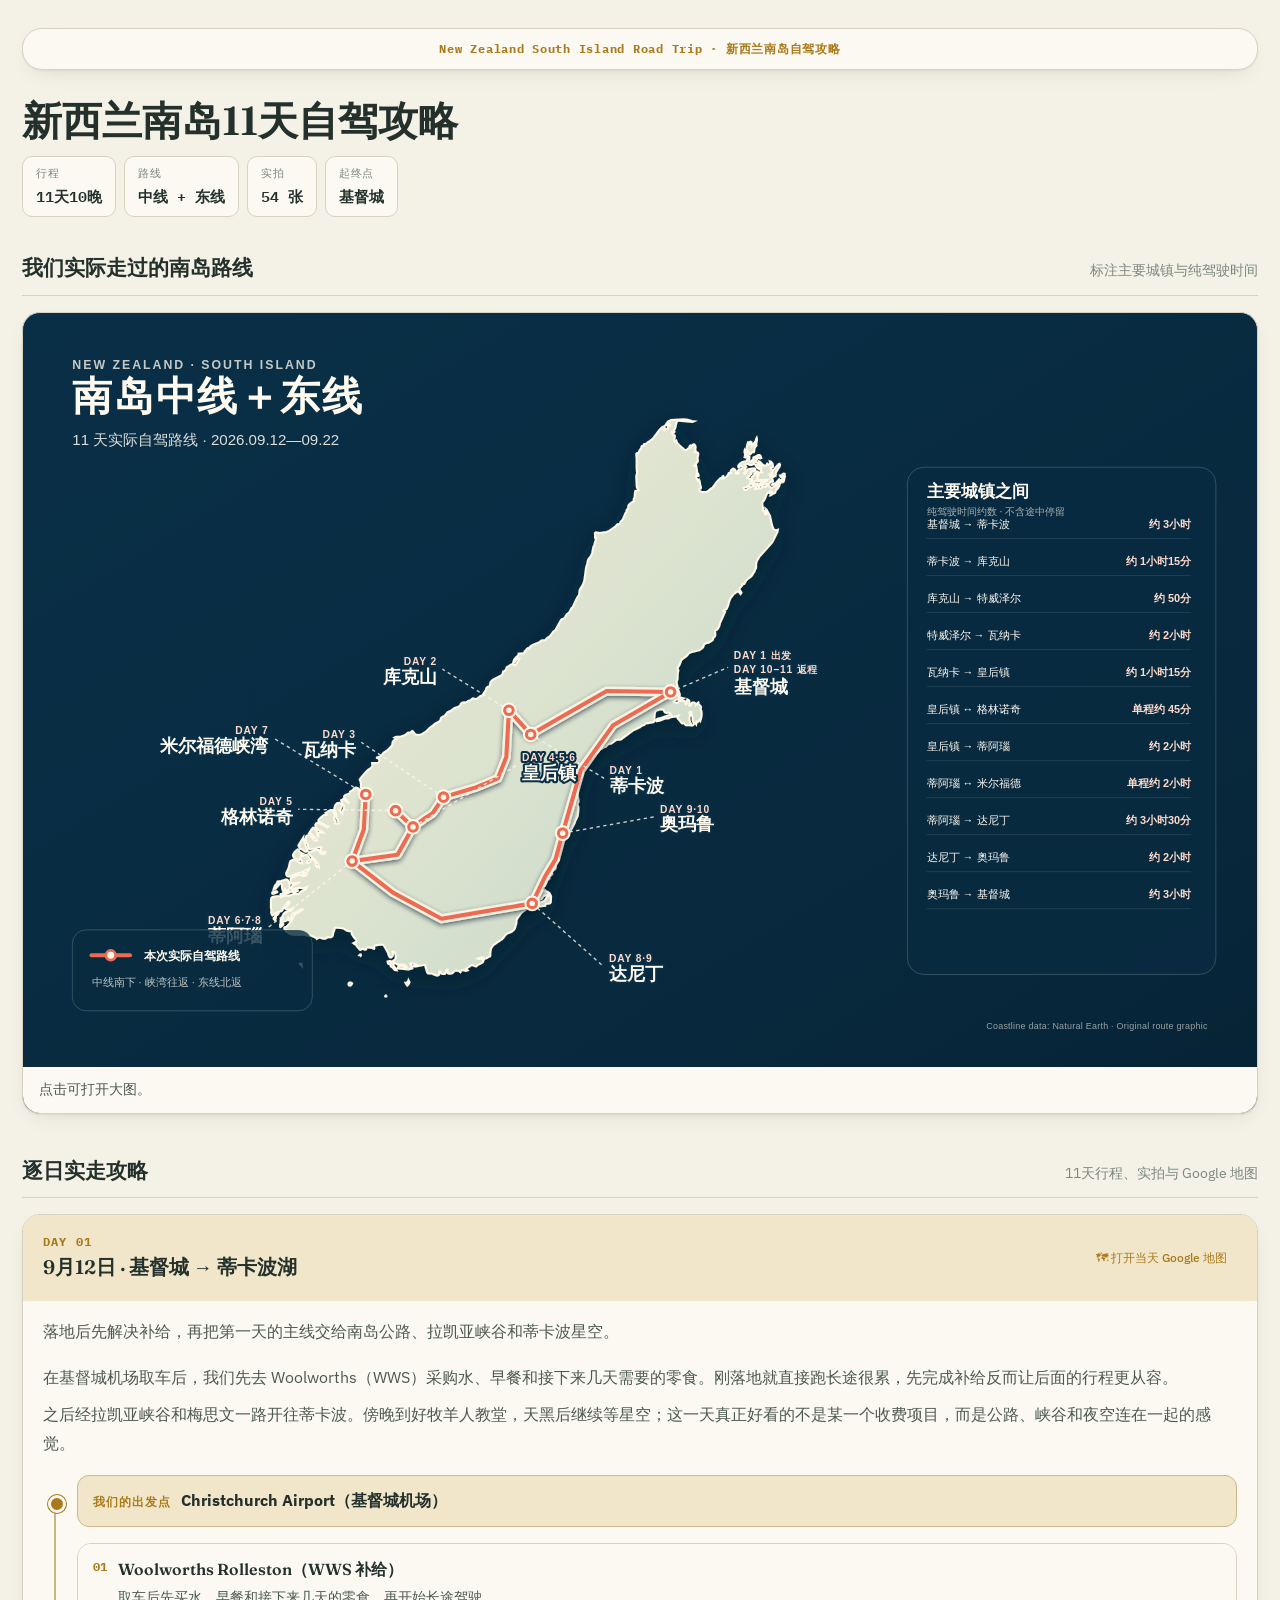
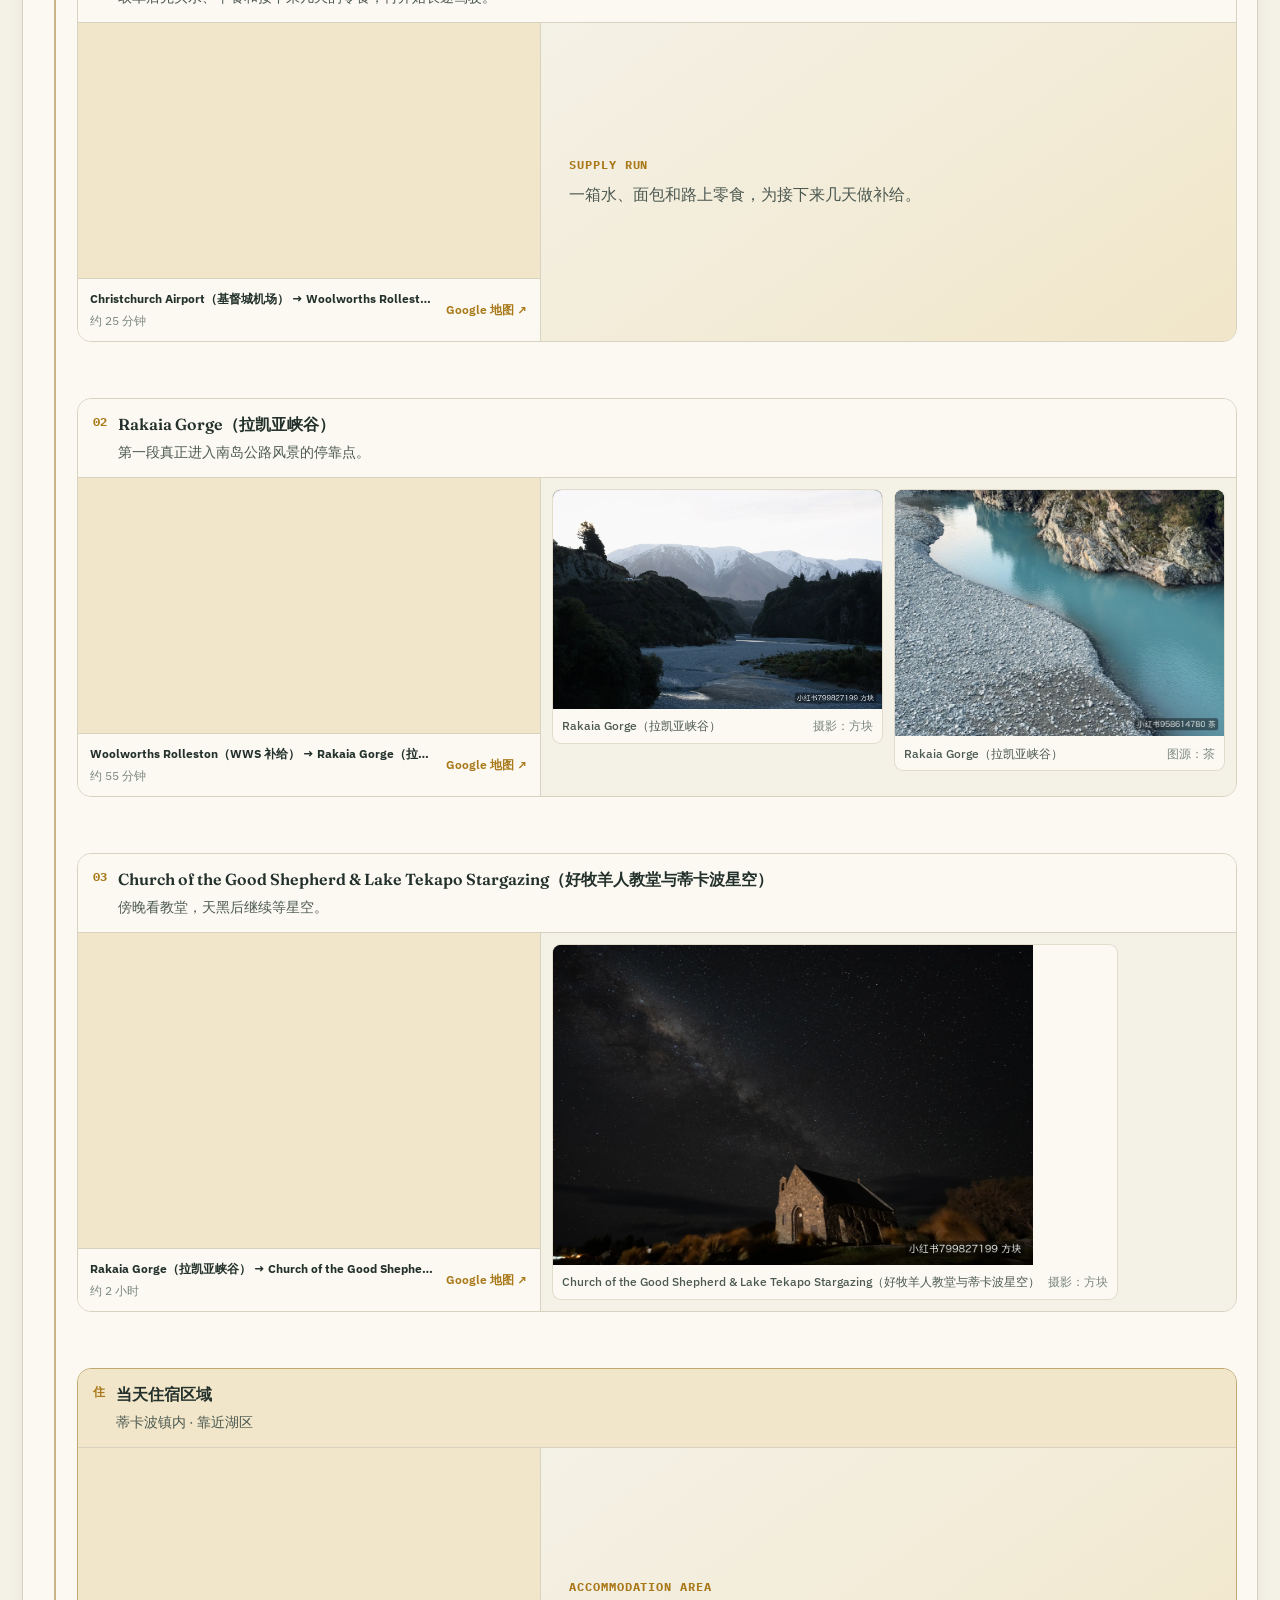
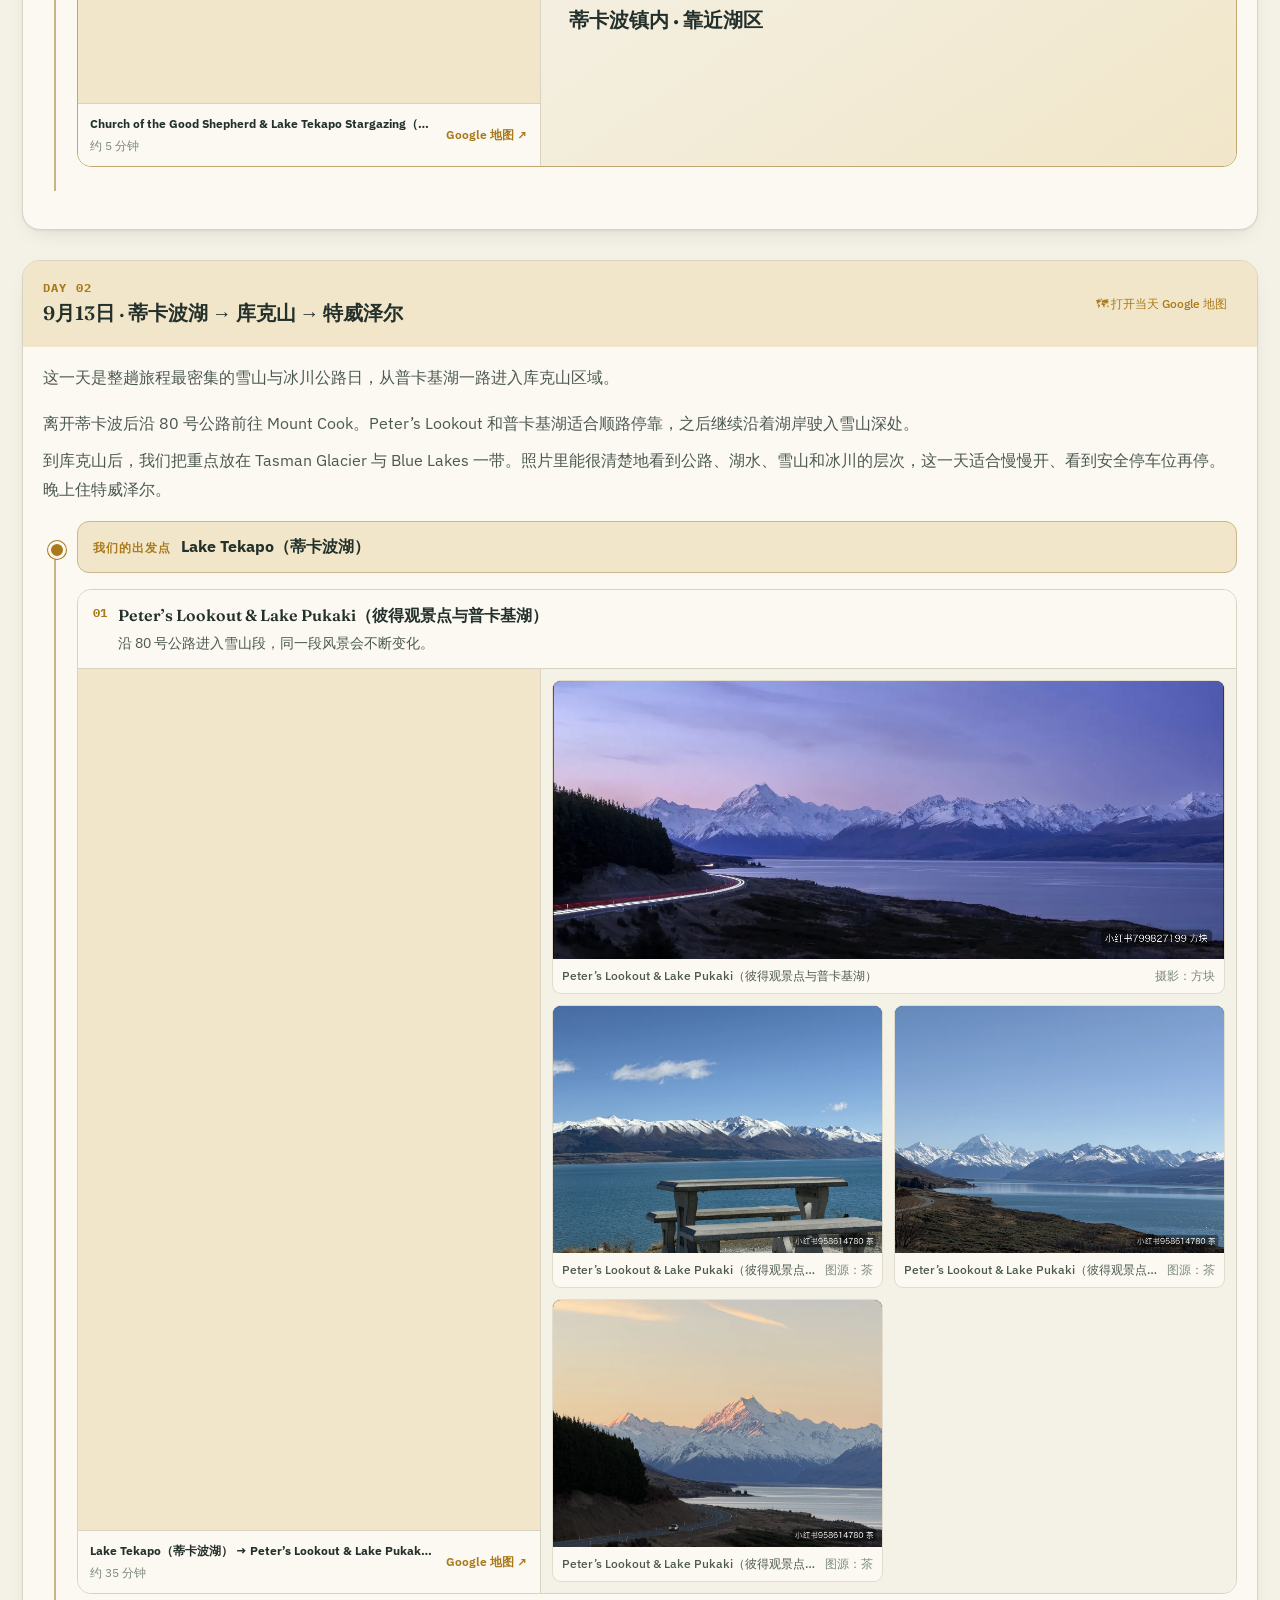
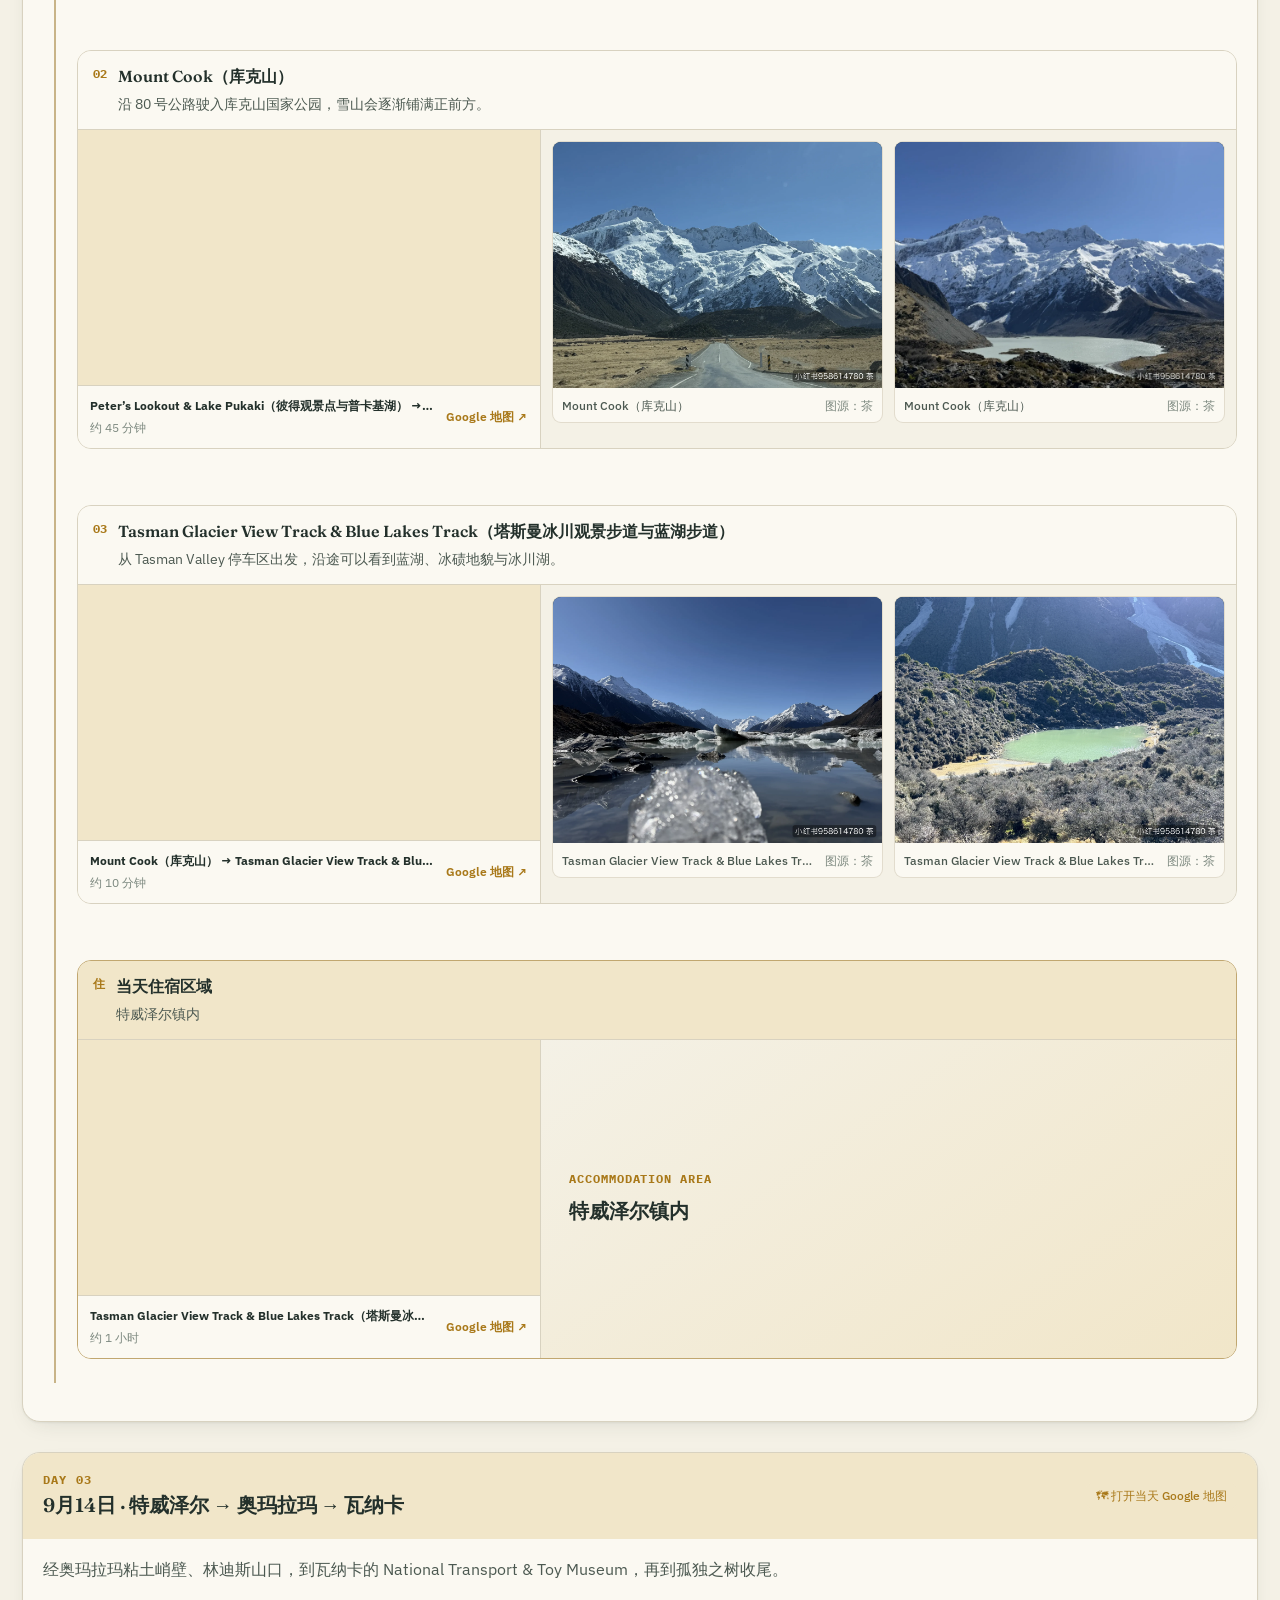
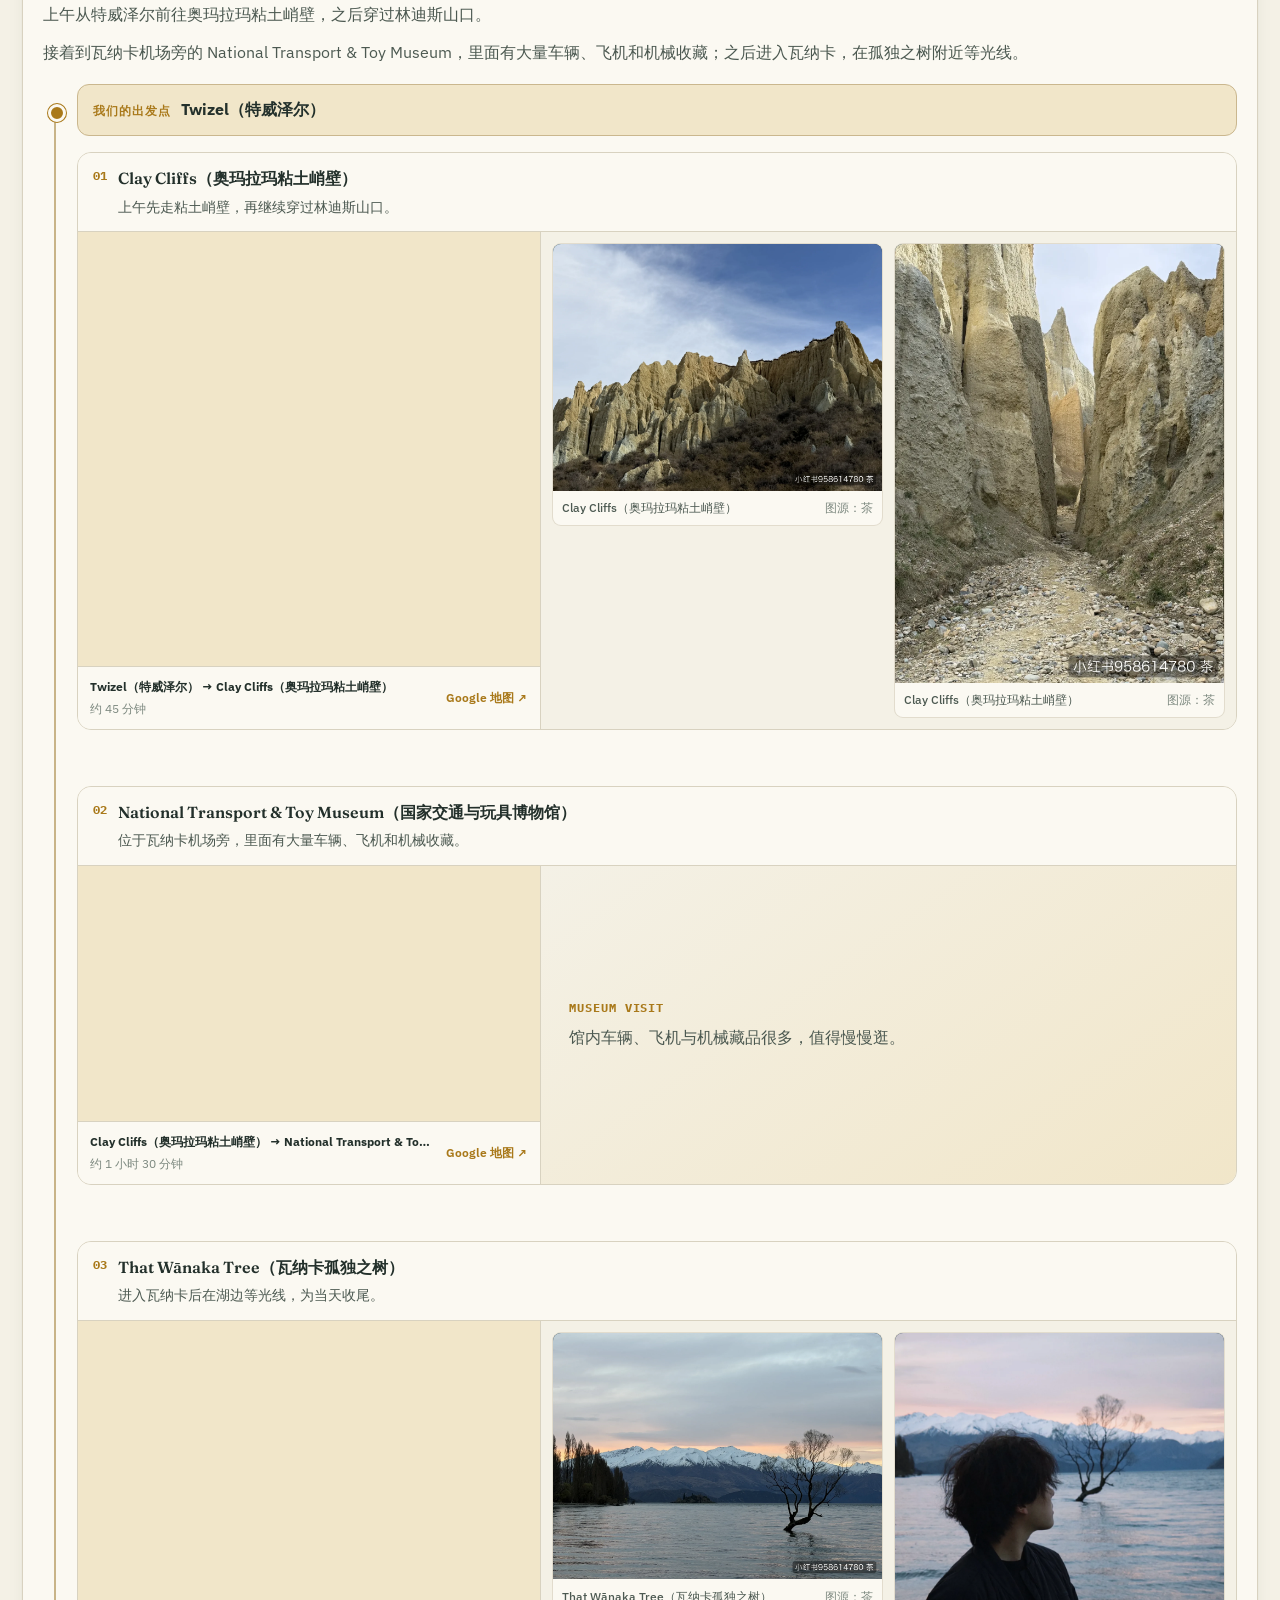
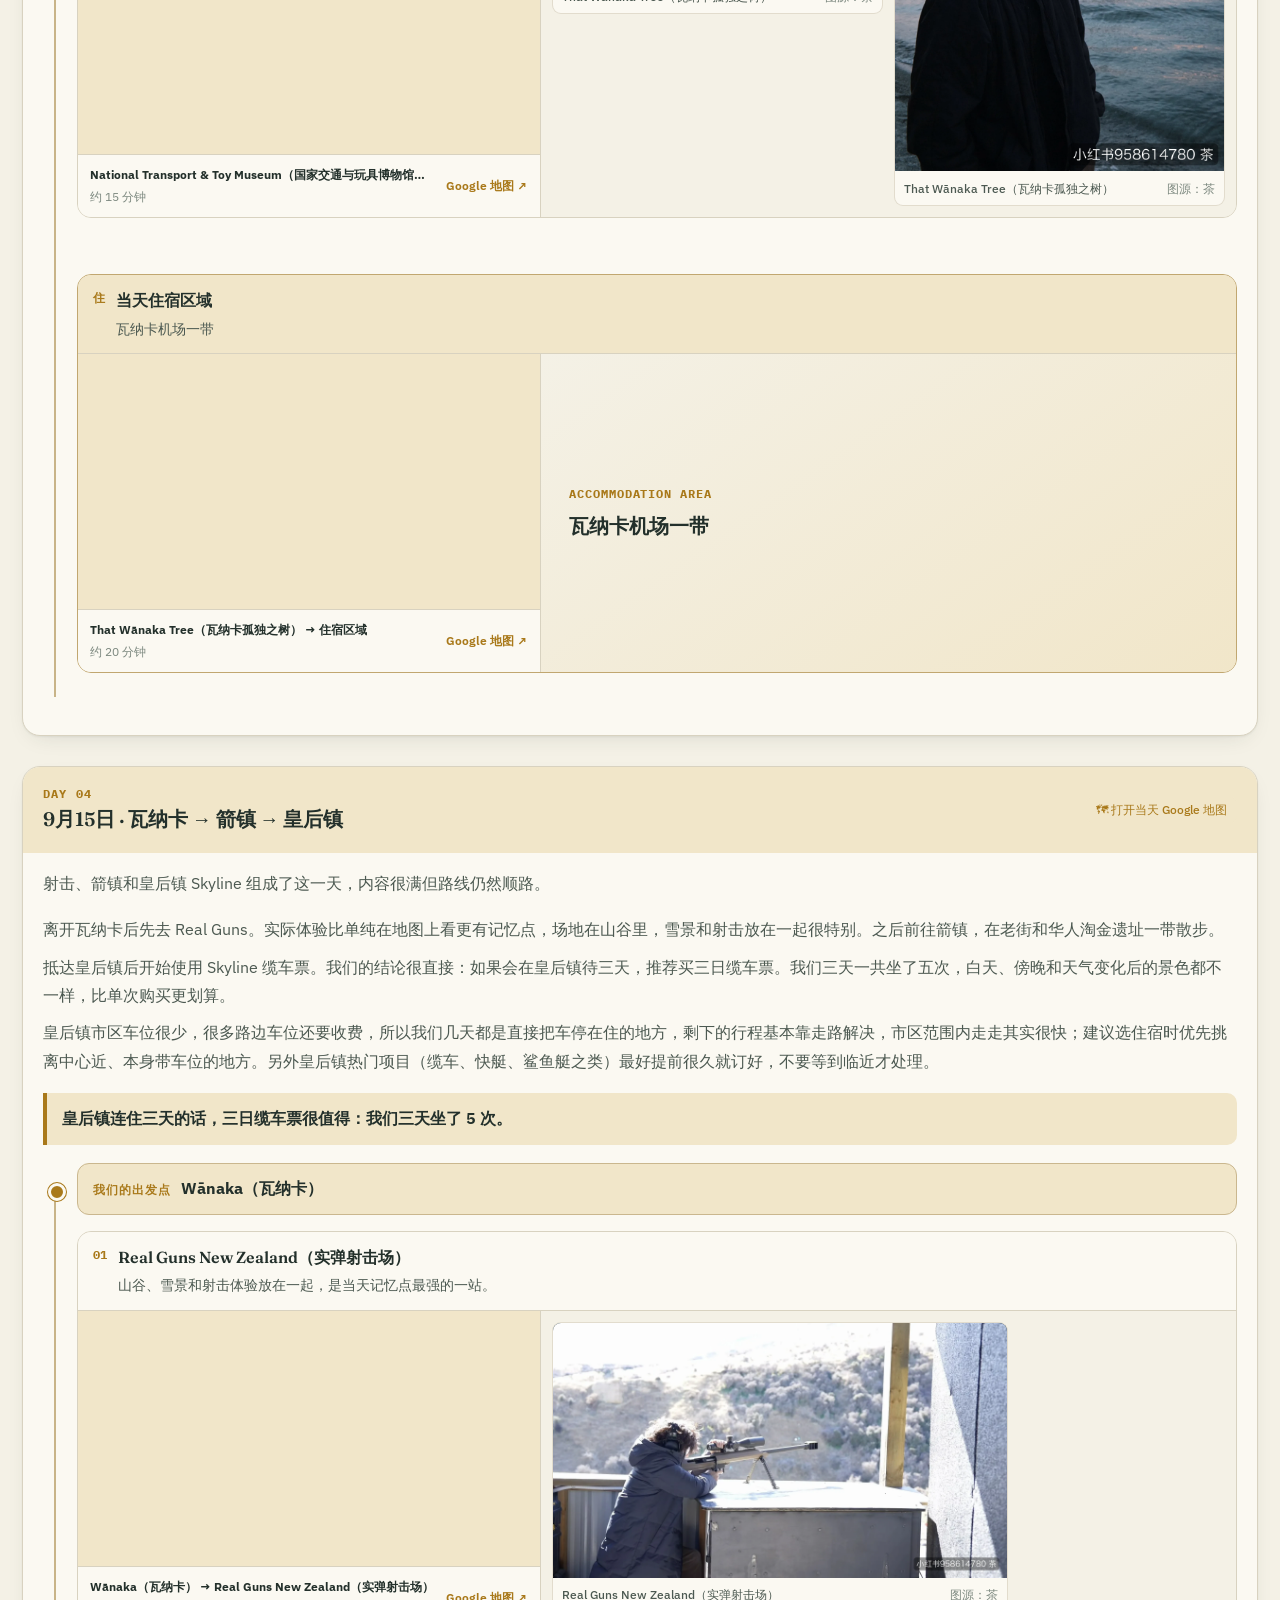
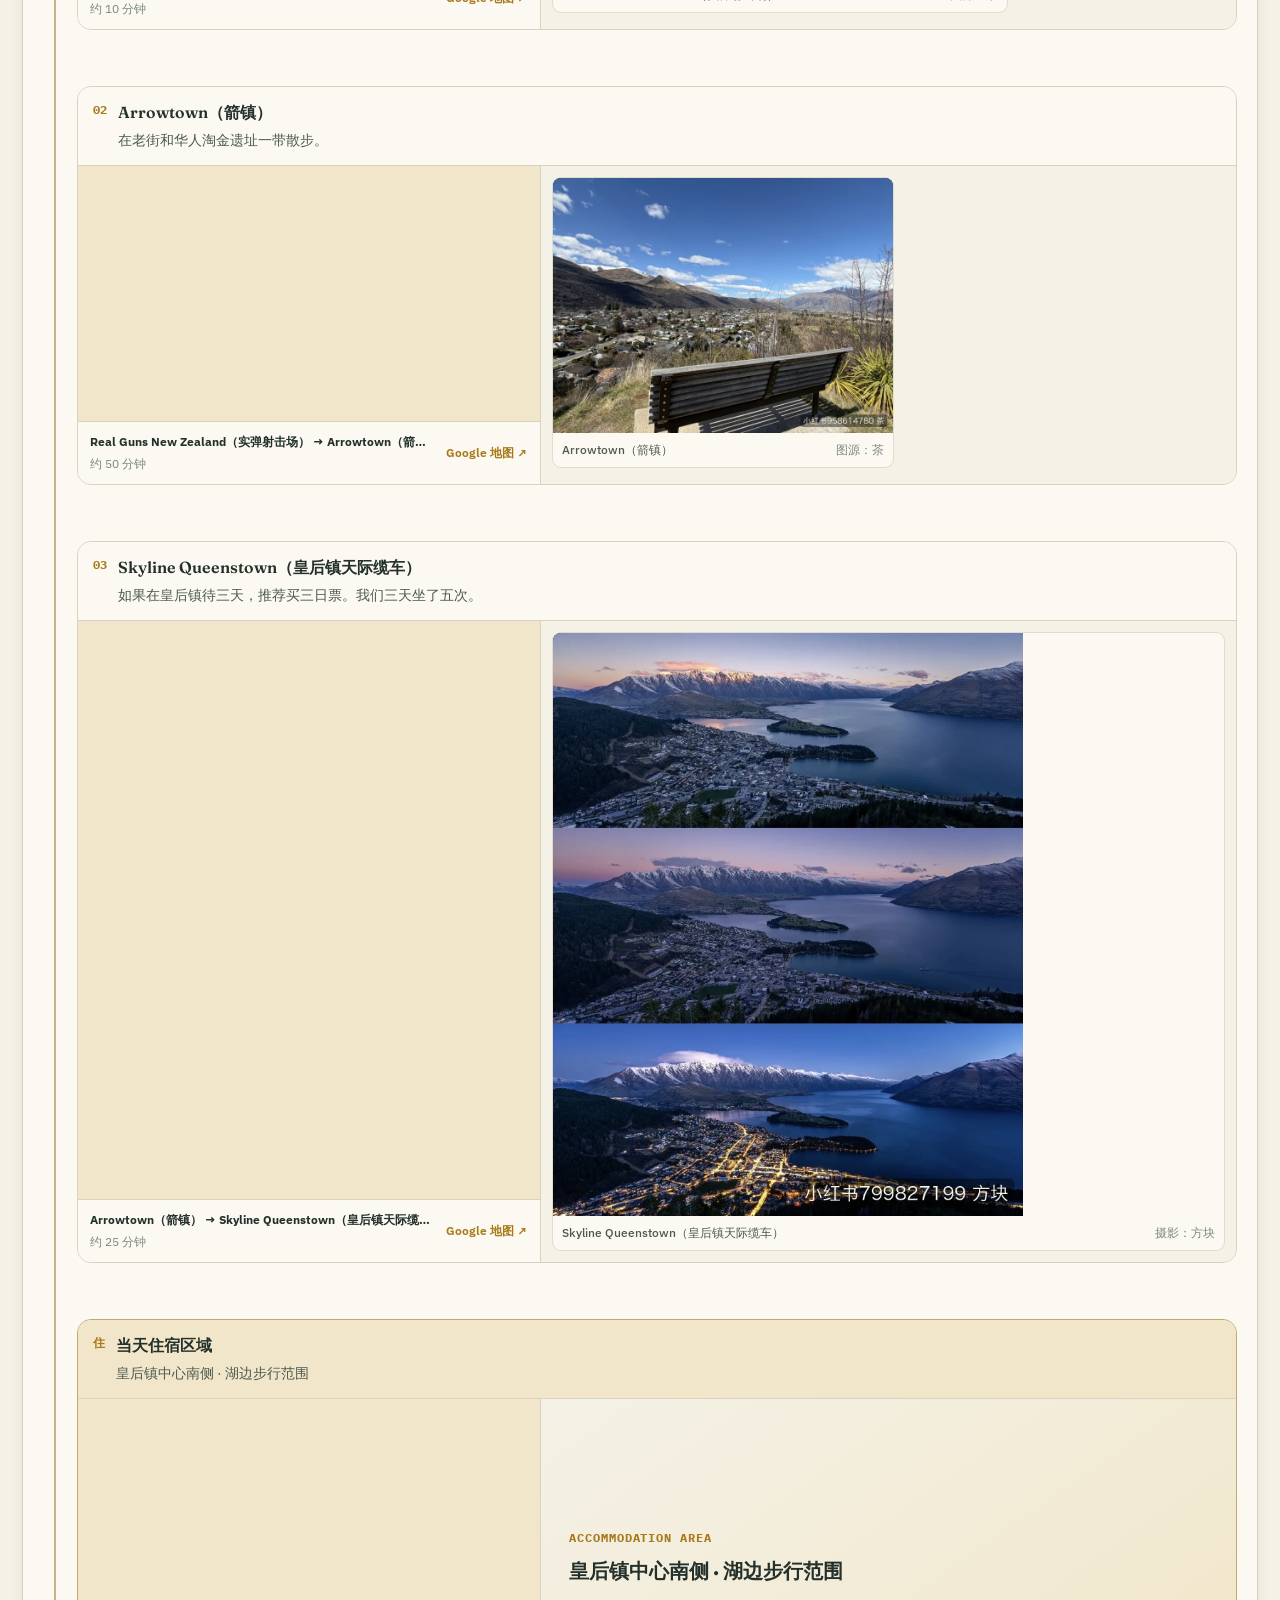
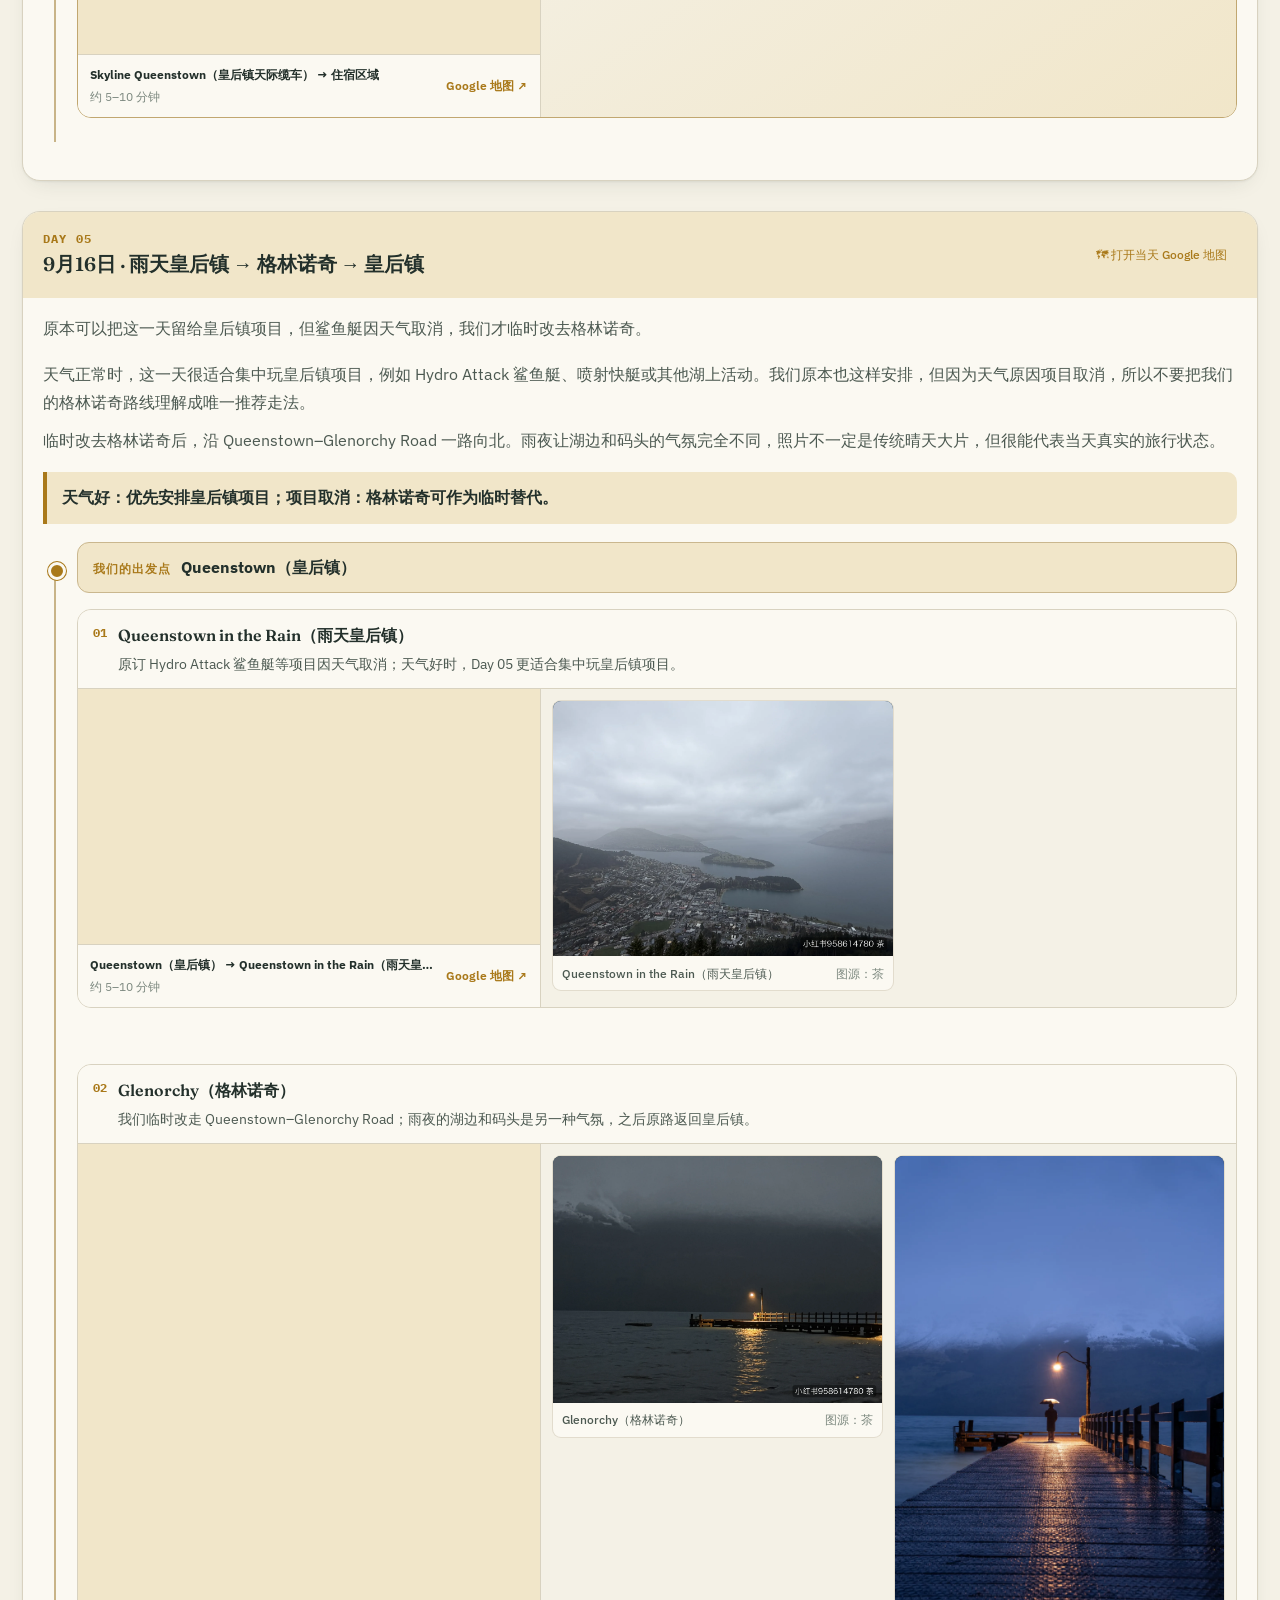
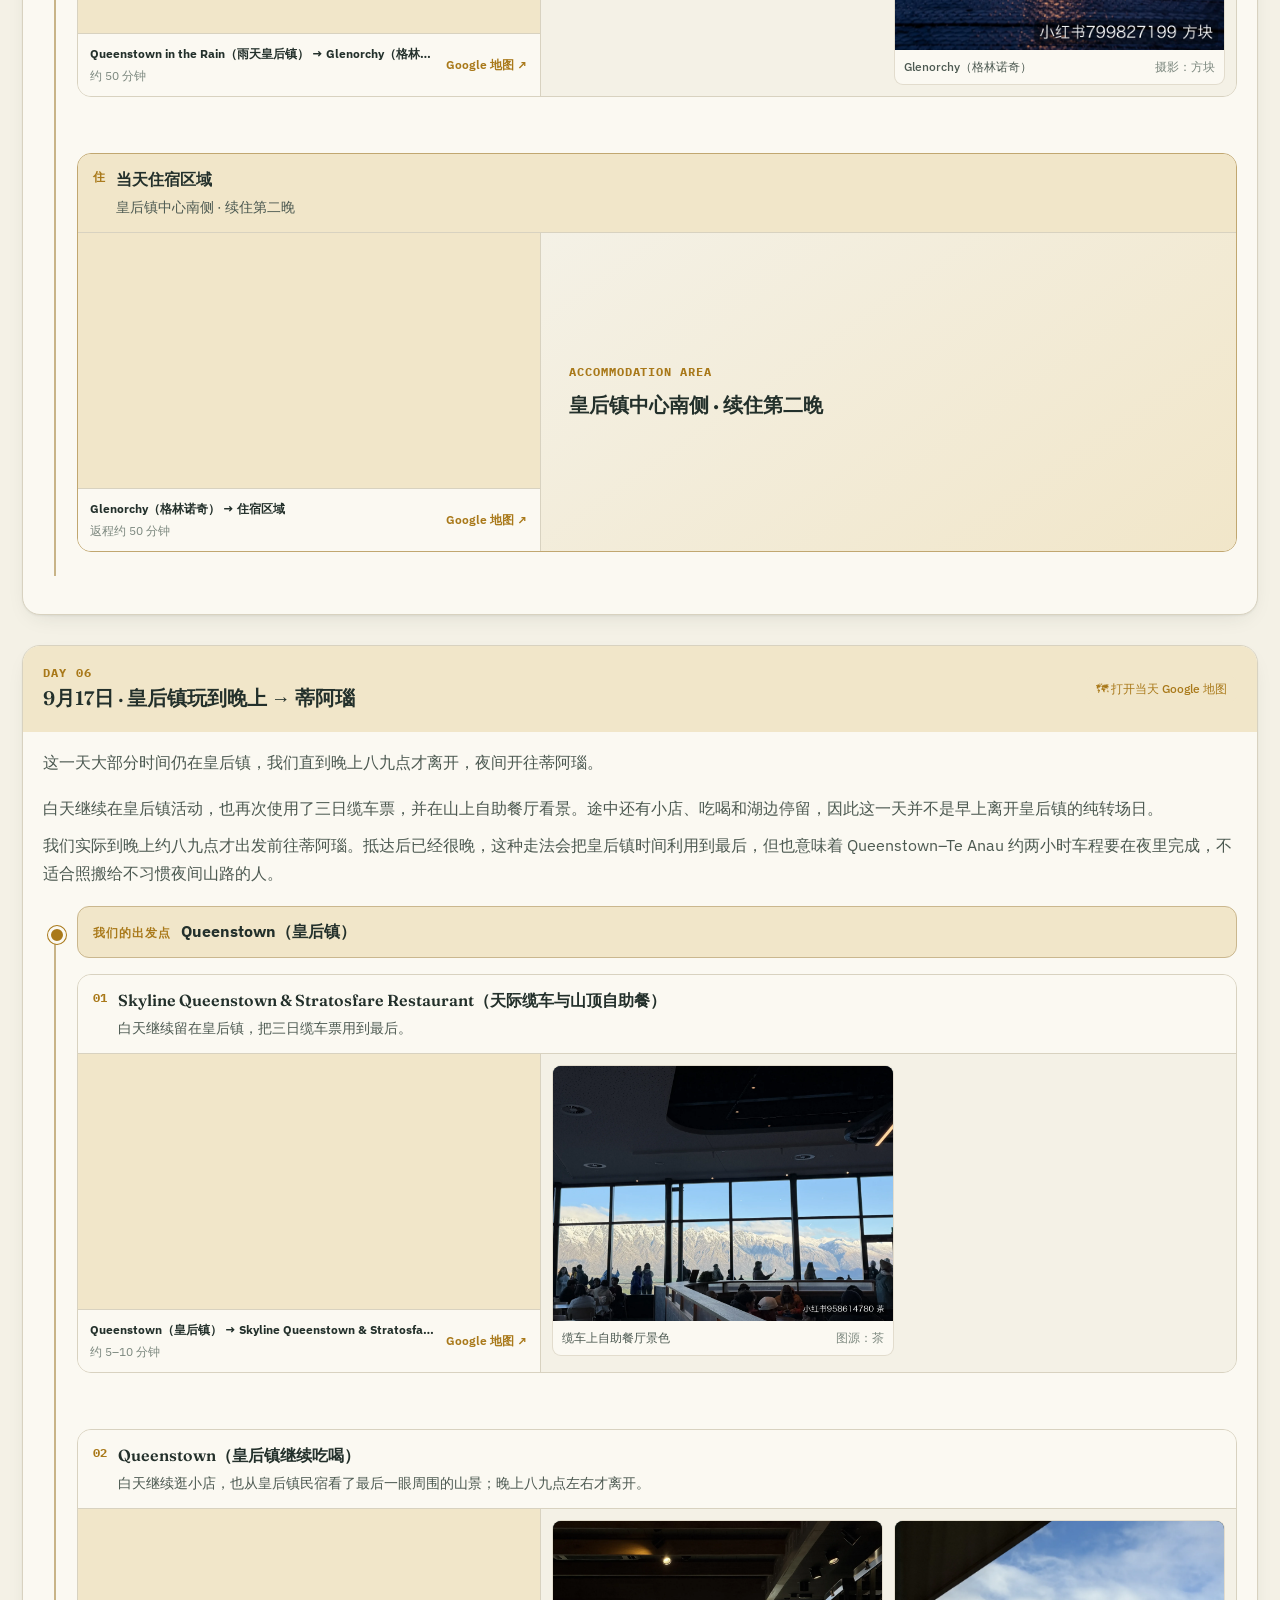
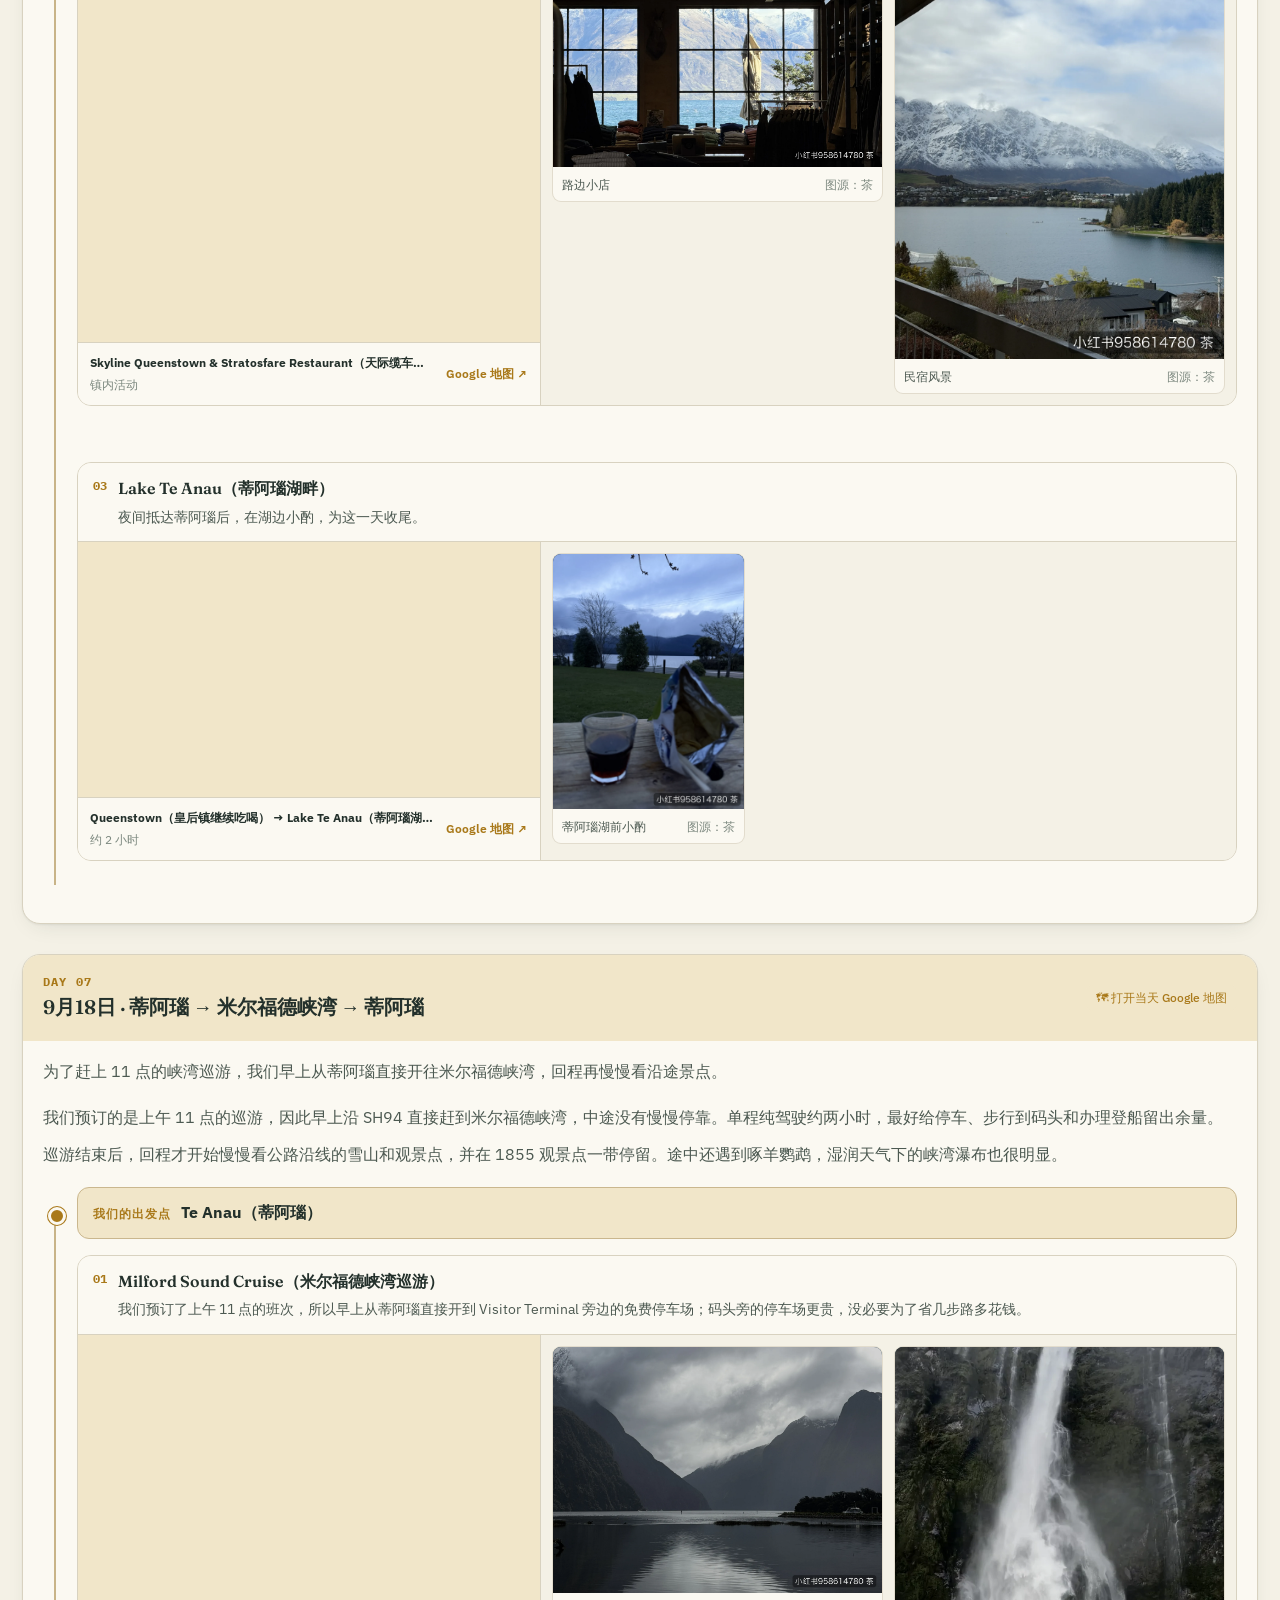
<file: index.html>
<!doctype html>
<html lang="zh-CN">
<head>
<meta charset="UTF-8">
<meta name="viewport" content="width=device-width, initial-scale=1.0">
<title>新西兰南岛11天自驾攻略</title>
<link rel="preconnect" href="https://fonts.googleapis.com">
<link rel="preconnect" href="https://fonts.gstatic.com" crossorigin>
<link href="https://fonts.googleapis.com/css2?family=Fraunces:opsz,wght@9..144,400;9..144,500;9..144,600;9..144,700&family=IBM+Plex+Sans:wght@400;500;600;700&family=IBM+Plex+Mono:wght@400;500;600&display=swap" rel="stylesheet">
<link rel="stylesheet" href="nz-style.css?v=21">
</head>
<body class="theme-guide public-export">
<div class="wrap">
  <nav class="sitenav standalone-nav"><span>New Zealand South Island Road Trip · 新西兰南岛自驾攻略</span></nav>

  <header class="masthead guide-hero">
    <h1>新西兰南岛11天自驾攻略</h1>
    <div class="trip-stats">
      <div class="stat-chip"><span class="k">行程</span><span class="v">11天10晚</span></div>
      <div class="stat-chip"><span class="k">路线</span><span class="v">中线 + 东线</span></div>
      <div class="stat-chip"><span class="k">实拍</span><span class="v" id="photo-count">54 张</span></div>
      <div class="stat-chip"><span class="k">起终点</span><span class="v">基督城</span></div>
    </div>
  </header>

  <section class="route-overview" aria-labelledby="route-overview-title">
    <div class="section-head"><h2 id="route-overview-title">我们实际走过的南岛路线</h2><span class="hint">标注主要城镇与纯驾驶时间</span></div>
    <figure class="route-map-card">
      <a href="assets/南岛中东线路线图.svg" target="_blank" rel="noopener" title="打开大图">
        <img src="assets/南岛中东线路线图.svg?v=3" alt="新西兰南岛中线与东线11天自驾路线图">
      </a>
      <figcaption>点击可打开大图。</figcaption>
    </figure>
  </section>

  <section>
    <div class="section-head"><h2>逐日实走攻略</h2><span class="hint">11天行程、实拍与 Google 地图</span></div>
    <div id="guide-days" class="guide-days"></div>
  </section>

  <section class="food-guide" aria-labelledby="food-guide-title">
    <div class="section-head"><h2 id="food-guide-title">皇后镇美食推荐</h2><span class="hint">推荐和实拍放在一起</span></div>
    <div id="food-guide-cards" class="food-guide-cards"></div>
  </section>

</div>

<script src="照片/照片配置.js"></script>
<script src="照片/照片清单.js"></script>
<script src="assets/guide-data.js"></script>
<script>
const escapeHTML = value => String(value).replace(/[&<>"]/g, char => ({"&":"&amp;","<":"&lt;",">":"&gt;",'"':"&quot;"}[char]));
const albums = window.GUIDE_PHOTO_ALBUMS || {};
const friendCredit = window.GUIDE_PHOTO_CONFIG?.friendCredit || "方块";
const defaultCredit = window.GUIDE_PHOTO_CONFIG?.defaultCredit || "茶";
const container = document.querySelector("#guide-days");
const photoTotal = Object.values(albums).reduce((sum, files) => sum + files.length, 0);
document.querySelector("#photo-count").textContent = photoTotal + " 张";

const isFriendPhoto = file => /f\.[^.]+$/i.test(file);
const cleanFilename = file => file.replace(/\.[^.]+$/, "").replace(/f$/i, "").replace(/([a-zA-Z])([一-龥])/g, "$1 · $2");
const encodedPath = relative => relative.split("/").map(encodeURIComponent).join("/");

function renderMedia(albumKey, files, fallbackLabel, largeFiles, photoWidths) {
  return files.map((file, index) => {
    const relative = `照片/${albumKey}/${file}`;
    const caption = /^(IMG|DSC)_?\d+/i.test(file) ? fallbackLabel : cleanFilename(file);
    const credit = isFriendPhoto(file) ? `摄影：${friendCredit}` : `图源：${defaultCredit}`;
    const isLarge = largeFiles && largeFiles.includes(file);
    const widthPct = photoWidths && photoWidths[file];
    const widthStyle = widthPct ? ` style="width:${widthPct}%"` : "";
    return `<figure class="guide-photo-item${isLarge ? " is-large" : ""}">
      <a href="${encodedPath(relative)}" target="_blank" rel="noopener">
        <img src="${encodedPath(relative)}" alt="${escapeHTML(caption)}" loading="lazy"${widthStyle}>
      </a>
      <figcaption><span>${escapeHTML(caption)}</span><span class="photo-credit">${escapeHTML(credit)}</span></figcaption>
    </figure>`;
  }).join("");
}

function renderStopMedia(stop) {
  const keys = stop.albums || (stop.album ? [stop.album] : []);
  const media = keys.map(key => {
    const available = albums[key] || [];
    const selected = stop.files ? stop.files.filter(file => available.includes(file)) : available;
    return renderMedia(key, selected, stop.title, stop.largeFiles, stop.photoWidths);
  }).join("");
  return media ? `<div class="stop-gallery${stop.featured ? " is-featured" : ""}">${media}</div>` : "";
}

function renderLegMap(fromLabel, fromQuery, toLabel, toQuery, drive) {
  const sameLocation = fromQuery.trim().toLowerCase() === toQuery.trim().toLowerCase();
  if (sameLocation) {
    return `<div class="segment-map-card">
      <div class="no-photo-note same-location-note"><span>SAME LOCATION</span><p>${escapeHTML(toLabel)}与${escapeHTML(fromLabel)}是同一地点，无需额外驾车。</p></div>
      <div class="segment-map-meta">
        <div><b>${escapeHTML(fromLabel)} → ${escapeHTML(toLabel)}</b>${drive ? `<span>${escapeHTML(drive)}</span>` : ""}</div>
      </div>
    </div>`;
  }
  const embed = `https://maps.google.com/maps?saddr=${encodeURIComponent(fromQuery)}&daddr=${encodeURIComponent(toQuery)}&output=embed`;
  const directions = `https://www.google.com/maps/dir/?api=1&origin=${encodeURIComponent(fromQuery)}&destination=${encodeURIComponent(toQuery)}&travelmode=driving`;
  return `<div class="segment-map-card">
    <iframe src="${embed}" loading="lazy" allowfullscreen title="${escapeHTML(fromLabel)} 到 ${escapeHTML(toLabel)}的地图"></iframe>
    <div class="segment-map-meta">
      <div><b>${escapeHTML(fromLabel)} → ${escapeHTML(toLabel)}</b>${drive ? `<span>${escapeHTML(drive)}</span>` : ""}</div>
      <a href="${directions}" target="_blank" rel="noopener">Google 地图 ↗</a>
    </div>
  </div>`;
}

function renderJourney(day) {
  let fromLabel = day.origin;
  let fromQuery = day.originQuery;
  const stops = day.stops.map((stop, index) => {
    const media = renderStopMedia(stop) || `<div class="no-photo-note"><span>${escapeHTML(stop.placeholderTag || "NO PHOTO")}</span><p>${escapeHTML(stop.placeholder || "这一站暂时没有实拍照片。")}</p></div>`;
    const segment = `<section class="journey-stop">
      <div class="journey-stop-head">
        <span class="journey-index">${String(index + 1).padStart(2, "0")}</span>
        <div><h3>${escapeHTML(stop.title)}</h3>${stop.note ? `<p>${escapeHTML(stop.note)}</p>` : ""}</div>
      </div>
      <div class="journey-segment">
        ${renderLegMap(fromLabel, fromQuery, stop.title, stop.to, stop.drive)}
        <div class="journey-visual">${media}</div>
      </div>
    </section>`;
    fromLabel = stop.title;
    fromQuery = stop.to;
    return segment;
  }).join("");
  const stay = day.stay ? `<section class="journey-stop is-stay">
    <div class="journey-stop-head">
      <span class="journey-index">住</span>
      <div><h3>当天住宿区域</h3><p>${escapeHTML(day.stay.area)}</p></div>
    </div>
    <div class="journey-segment">
      ${renderLegMap(fromLabel, fromQuery, "住宿区域", day.stay.query, day.stay.drive)}
      <div class="lodging-card"><span>ACCOMMODATION AREA</span><strong>${escapeHTML(day.stay.area)}</strong></div>
    </div>
  </section>` : "";
  return `<div class="journey-flow">
    <div class="journey-origin"><span>我们的出发点</span><strong>${escapeHTML(day.origin)}</strong></div>
    ${stops}${stay}
  </div>`;
}

for (const day of guideDays) {
  const article = document.createElement("article");
  article.className = "guide-day";
  article.id = `day${day.day}`;
  article.innerHTML = `
    <div class="guide-day-head">
      <div><span class="guide-day-number">DAY ${day.day}</span><h2>${day.date} · ${escapeHTML(day.title)}</h2></div>
      <a class="gmap-link" href="${day.route}" target="_blank" rel="noopener">🗺 打开当天 Google 地图</a>
    </div>
    <p class="guide-summary">${escapeHTML(day.summary)}</p>
    <div class="guide-story">${day.story.map(paragraph => `<p>${escapeHTML(paragraph)}</p>`).join("")}</div>
    ${day.callout ? `<div class="experience-callout">${escapeHTML(day.callout)}</div>` : ""}
    ${renderJourney(day)}`;
  container.appendChild(article);
}


document.querySelector("#food-guide-cards").innerHTML = foodCards.map(item => `<article class="food-story-card${item.top ? " is-top" : ""}">
  <div class="food-story-copy"><span>${escapeHTML(item.tag)}</span><h3>${escapeHTML(item.title)}</h3><p>${escapeHTML(item.text)}</p></div>
  <div class="stop-gallery food-gallery">${renderMedia(foodAlbum, item.files.filter(file => (albums[foodAlbum] || []).includes(file)), item.title)}</div>
</article>`).join("");
</script>
</body>
</html>
</file>
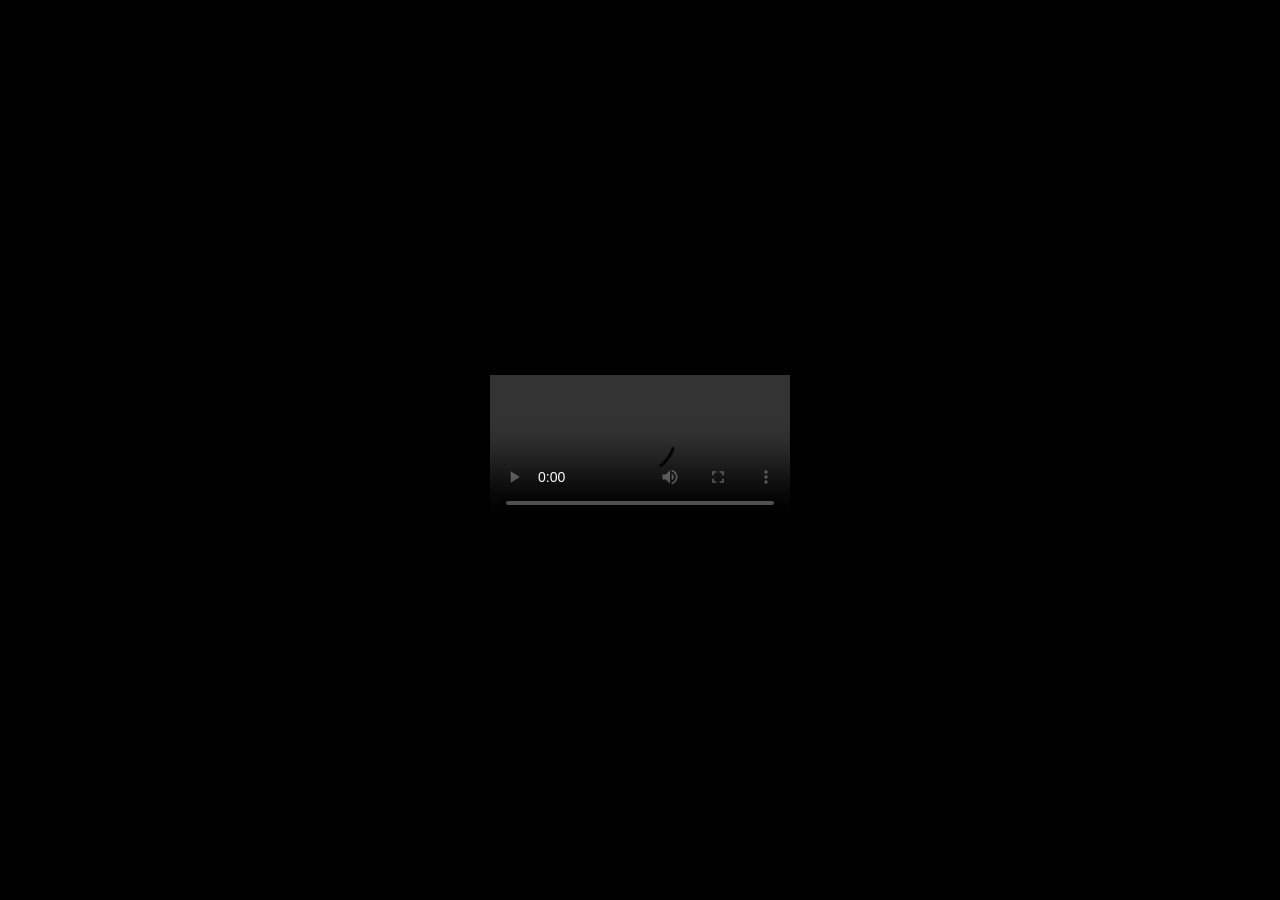
<file: postcards/church/index.html>
<!doctype html><html><head><meta charset="utf-8"><meta name="viewport" content="width=device-width,initial-scale=1"><meta http-equiv="refresh" content="0;url=video.mp4"><script>location.replace(new URL('video.mp4', location.href).href);</script></head><body></body></html>
</file>
<file: nz-style.css>
/* 南岛路线规划站 — 共享样式 */

:root {
  --paper: #f4f1e6;
  --paper-raised: #fbf9f2;
  --ink: #23302b;
  --ink-soft: #4c5951;
  --muted: #7c887f;
  --line: #d8d2c0;
  --line-soft: #e7e2d2;

  --east: #2f6f79;
  --east-soft: #e4eeee;
  --west: #a9611f;
  --west-soft: #f3e7d7;
  --gold: #a9791a;
  --gold-soft: #f1e6c9;

  --good: #3c7a4e;
  --good-soft: #e3efe4;
  --warn: #b3491f;
  --warn-soft: #f5e6dd;

  --prep: #3d6b8a;
  --prep-soft: #e2eaf0;
  --rental: #8a3d5c;
  --rental-soft: #f1e2e8;
  --solo: #a13f3f;
  --solo-soft: #f4ddd7;

  --shadow: 0 1px 2px rgba(35, 48, 43, 0.06), 0 8px 24px -12px rgba(35, 48, 43, 0.18);
  --radius: 14px;

  /* page accent — overridden per page via body class */
  --accent: var(--east);
  --accent-soft: var(--east-soft);
}

@media (prefers-color-scheme: dark) {
  :root:not([data-theme="light"]) {
    --paper: #171d1a;
    --paper-raised: #1f2622;
    --ink: #e9e5d8;
    --ink-soft: #b9c0b6;
    --muted: #8b9690;
    --line: #34413a;
    --line-soft: #2a332d;

    --east: #6fbcc4;
    --east-soft: #1e3436;
    --west: #e0a15c;
    --west-soft: #3a2a17;
    --gold: #e0c05c;
    --gold-soft: #362d16;

    --good: #7fc494;
    --good-soft: #203528;
    --warn: #e08a5c;
    --warn-soft: #3a2519;

    --prep: #7fabc9;
    --prep-soft: #24333e;
    --rental: #cf87a6;
    --rental-soft: #3a2530;
    --solo: #e08f85;
    --solo-soft: #3a211c;

    --shadow: 0 1px 2px rgba(0, 0, 0, 0.3), 0 12px 28px -14px rgba(0, 0, 0, 0.6);
  }
}

:root[data-theme="dark"] {
  --paper: #171d1a;
  --paper-raised: #1f2622;
  --ink: #e9e5d8;
  --ink-soft: #b9c0b6;
  --muted: #8b9690;
  --line: #34413a;
  --line-soft: #2a332d;

  --east: #6fbcc4;
  --east-soft: #1e3436;
  --west: #e0a15c;
  --west-soft: #3a2a17;
  --gold: #e0c05c;
  --gold-soft: #362d16;

  --good: #7fc494;
  --good-soft: #203528;
  --warn: #e08a5c;
  --warn-soft: #3a2519;

  --prep: #7fabc9;
  --prep-soft: #24333e;
  --rental: #cf87a6;
  --rental-soft: #3a2530;
  --solo: #e08f85;
  --solo-soft: #3a211c;

  --shadow: 0 1px 2px rgba(0, 0, 0, 0.3), 0 12px 28px -14px rgba(0, 0, 0, 0.6);
}

body.theme-east { --accent: var(--east); --accent-soft: var(--east-soft); }
body.theme-west { --accent: var(--west); --accent-soft: var(--west-soft); }
body.theme-diff { --accent: var(--gold); --accent-soft: var(--gold-soft); }
body.theme-prep { --accent: var(--prep); --accent-soft: var(--prep-soft); }
body.theme-rental { --accent: var(--rental); --accent-soft: var(--rental-soft); }
body.theme-solo { --accent: var(--solo); --accent-soft: var(--solo-soft); }
body.theme-guide { --accent: var(--gold); --accent-soft: var(--gold-soft); }
body.theme-guide .wrap { max-width: 1320px; }

* { box-sizing: border-box; }

html, body {
  margin: 0;
  padding: 0;
}

body {
  background: var(--paper);
  color: var(--ink);
  font-family: "IBM Plex Sans", "PingFang SC", "Microsoft YaHei", system-ui, sans-serif;
  line-height: 1.6;
  -webkit-font-smoothing: antialiased;
}

.wrap {
  max-width: 880px;
  margin: 0 auto;
  padding: 28px 22px 80px;
}

h1, h2, h3 {
  font-family: "Fraunces", Georgia, serif;
  font-weight: 600;
  text-wrap: balance;
  color: var(--ink);
  margin: 0;
}

a { color: var(--accent); }

.mono {
  font-family: "IBM Plex Mono", ui-monospace, monospace;
  font-variant-numeric: tabular-nums;
}

/* nav */
.sitenav {
  display: flex;
  flex-wrap: wrap;
  gap: 6px;
  padding: 10px;
  margin-bottom: 28px;
  background: var(--paper-raised);
  border: 1px solid var(--line);
  border-radius: 20px;
  box-shadow: var(--shadow);
}

.sitenav a {
  flex: 1 1 auto;
  text-align: center;
  text-decoration: none;
  color: var(--ink-soft);
  font-size: 0.86rem;
  font-weight: 500;
  padding: 9px 12px;
  border-radius: 999px;
  transition: background 0.15s ease, color 0.15s ease;
  white-space: nowrap;
}

.sitenav a:hover { background: var(--line-soft); }

.sitenav a.current {
  background: var(--accent);
  color: var(--paper);
}

.standalone-nav {
  justify-content: center;
  color: var(--accent);
  font-family: "IBM Plex Mono", monospace;
  font-size: .78rem;
  font-weight: 700;
  letter-spacing: .06em;
  text-align: center;
}

/* masthead */
.masthead { margin-bottom: 34px; }

.eyebrow {
  font-family: "IBM Plex Mono", monospace;
  font-size: 0.78rem;
  letter-spacing: 0.09em;
  text-transform: uppercase;
  color: var(--accent);
  margin: 0 0 10px;
  font-weight: 600;
}

h1 {
  font-size: clamp(1.7rem, 4vw, 2.5rem);
  line-height: 1.15;
  margin-bottom: 12px;
}

.lede {
  color: var(--ink-soft);
  font-size: 1.02rem;
  max-width: 62ch;
  margin: 0 0 18px;
}

.trip-stats {
  display: flex;
  flex-wrap: wrap;
  gap: 8px;
}

.stat-chip {
  display: flex;
  flex-direction: column;
  gap: 2px;
  background: var(--paper-raised);
  border: 1px solid var(--line);
  border-radius: 10px;
  padding: 8px 13px;
}

.stat-chip .k {
  font-size: 0.7rem;
  color: var(--muted);
  text-transform: uppercase;
  letter-spacing: 0.05em;
}

.stat-chip .v {
  font-family: "IBM Plex Mono", monospace;
  font-size: 0.92rem;
  font-weight: 600;
  color: var(--ink);
}

/* sections */
section { margin-bottom: 40px; }

.section-head {
  display: flex;
  align-items: baseline;
  justify-content: space-between;
  gap: 12px;
  margin-bottom: 16px;
  padding-bottom: 10px;
  border-bottom: 1px solid var(--line);
}

.section-head h2 { font-size: 1.3rem; }

.section-head .hint {
  font-size: 0.85rem;
  color: var(--muted);
  white-space: nowrap;
}

/* day timeline */
.timeline {
  position: relative;
  padding-left: 46px;
}

.timeline::before {
  content: "";
  position: absolute;
  left: 17px;
  top: 6px;
  bottom: 6px;
  width: 2px;
  background: var(--line);
}

.day {
  position: relative;
  background: var(--paper-raised);
  border: 1px solid var(--line);
  border-radius: var(--radius);
  box-shadow: var(--shadow);
  padding: 16px 18px;
  margin-bottom: 14px;
}

.day::before {
  content: attr(data-day);
  position: absolute;
  left: -46px;
  top: 14px;
  width: 34px;
  height: 34px;
  border-radius: 50%;
  background: var(--accent);
  color: var(--paper);
  font-family: "IBM Plex Mono", monospace;
  font-weight: 600;
  font-size: 0.82rem;
  display: flex;
  align-items: center;
  justify-content: center;
}

.day-head {
  display: flex;
  flex-wrap: wrap;
  align-items: baseline;
  gap: 8px 14px;
  margin-bottom: 8px;
}

.day-title {
  font-family: "Fraunces", Georgia, serif;
  font-weight: 600;
  font-size: 1.12rem;
}

.day-date {
  display: block;
  margin-bottom: 2px;
  font-family: "IBM Plex Mono", monospace;
  font-size: 0.74rem;
  font-weight: 600;
  letter-spacing: 0.02em;
  color: var(--accent);
}

.day-meta {
  font-family: "IBM Plex Mono", monospace;
  font-size: 0.8rem;
  color: var(--muted);
}

.day-meta .stay {
  color: var(--accent);
  font-weight: 600;
}

.gmap-link {
  display: inline-flex;
  align-items: center;
  gap: 4px;
  font-family: "IBM Plex Sans", sans-serif;
  font-size: 0.78rem;
  font-weight: 500;
  color: var(--accent);
  background: var(--accent-soft);
  border-radius: 7px;
  padding: 3px 10px;
  text-decoration: none;
  white-space: nowrap;
}

.gmap-link:hover {
  text-decoration: underline;
}

.day-intro {
  margin: 2px 0 10px;
  color: var(--ink-soft);
  font-size: 0.93rem;
}

.day-schedule {
  display: flex;
  flex-direction: column;
  gap: 7px;
}

.day-schedule .slot {
  display: flex;
  flex-direction: column;
  gap: 6px;
}

.day-schedule .slot-row {
  display: flex;
  gap: 12px;
  align-items: baseline;
}

.day-schedule .day-photos {
  margin-top: 2px;
}

.day-schedule .slot .when {
  flex: 0 0 50px;
  font-family: "IBM Plex Mono", monospace;
  font-size: 0.76rem;
  font-weight: 600;
  color: var(--accent);
}

.day-schedule .slot .what {
  font-size: 0.9rem;
  color: var(--ink-soft);
}

.day-highlights {
  display: flex;
  flex-wrap: wrap;
  gap: 6px 8px;
  margin-top: 10px;
}

.tag {
  font-size: 0.83rem;
  color: var(--ink-soft);
  background: var(--line-soft);
  border-radius: 7px;
  padding: 3px 9px;
}

.tag.book {
  background: var(--accent-soft);
  color: var(--accent);
  font-weight: 500;
}

.tag.book::after {
  content: " · 需预订";
  opacity: 0.75;
  font-size: 0.78em;
}

.tag.must {
  background: var(--good-soft);
  color: var(--good);
  font-weight: 600;
}

.day-note {
  margin-top: 10px;
  font-size: 0.88rem;
  color: var(--muted);
  border-left: 2px solid var(--line);
  padding-left: 10px;
}

.hotel-stay-list {
  display: grid;
  gap: 18px;
}

.hotel-stay-card {
  overflow: hidden;
  border: 1px solid var(--line);
  border-radius: 12px;
  background: var(--paper);
  box-shadow: 0 5px 18px rgba(31, 44, 48, 0.07);
}

.hotel-stay-head {
  display: flex;
  justify-content: space-between;
  gap: 12px;
  padding: 10px 14px;
  color: var(--accent);
  background: var(--accent-soft);
  font-family: "IBM Plex Mono", monospace;
  font-size: 0.8rem;
}

.hotel-stay-head strong { white-space: nowrap; }

.hotel-stay-copy { padding: 12px 14px; }

.hotel-stay-copy h3 {
  margin: 0 0 6px;
  color: var(--ink);
  font-family: "Fraunces", serif;
  font-size: 1.08rem;
}

.hotel-stay-copy p {
  margin: 3px 0;
  color: var(--muted);
  font-size: 0.86rem;
}

.hotel-stay-card img {
  display: block;
  width: 100%;
  height: auto;
  max-height: 540px;
  object-fit: contain;
  background: var(--paper);
  border-top: 1px solid var(--line);
}

.day-photos {
  display: grid;
  grid-template-columns: 1fr;
  align-items: start;
  gap: 10px;
  margin-top: 12px;
}

@media (min-width: 560px) {
  .day-photos { grid-template-columns: repeat(auto-fit, minmax(190px, 1fr)); }
}

.day-photos figure {
  margin: 0;
  background: var(--paper);
  border: 1px solid var(--line);
  border-radius: 10px;
  overflow: hidden;
}

.day-photos img {
  display: block;
  width: 100%;
  height: auto;
  max-height: 260px;
  object-fit: contain;
  background: var(--paper);
}

.day-photos figure:has(img.spot-photo) {
  max-width: 360px;
  justify-self: center;
}

.day-photos img.spot-photo {
  max-height: 520px;
}

.day-photos figcaption {
  padding: 7px 11px;
  font-size: 0.78rem;
  color: var(--muted);
  border-top: 1px solid var(--line);
}

.day-maps {
  display: grid;
  grid-template-columns: 1fr;
  gap: 10px;
  margin-top: 8px;
}

@media (min-width: 560px) {
  .day-maps {
    grid-template-columns: repeat(auto-fit, minmax(220px, 1fr));
  }
}

.route-map {
  background: var(--paper);
  border: 1px solid var(--line);
  border-radius: 10px;
  overflow: hidden;
}

.route-map iframe {
  display: block;
  width: 100%;
  height: 190px;
  border: 0;
}

.route-map .route-label {
  padding: 7px 11px;
  font-size: 0.78rem;
  color: var(--muted);
  border-top: 1px solid var(--line);
  font-family: "IBM Plex Mono", monospace;
}

/* generic content panel */
.panel {
  background: var(--paper-raised);
  border: 1px solid var(--line);
  border-radius: var(--radius);
  box-shadow: var(--shadow);
  padding: 18px 20px;
  margin-bottom: 14px;
}

.panel h3 {
  font-size: 1.05rem;
  margin-bottom: 10px;
  color: var(--accent);
}

.panel p, .panel ul, .panel table {
  margin: 0 0 10px;
  color: var(--ink-soft);
  font-size: 0.93rem;
}

.panel p:last-child, .panel ul:last-child, .panel table:last-child {
  margin-bottom: 0;
}

.panel ul { padding-left: 1.2em; }
.panel li { margin-bottom: 5px; }
.panel li b { color: var(--ink); }

.panel .num {
  font-family: "IBM Plex Mono", monospace;
  font-variant-numeric: tabular-nums;
  color: var(--accent);
  font-weight: 600;
}

.panel-grid {
  display: grid;
  grid-template-columns: 1fr;
  gap: 14px;
}

@media (min-width: 700px) {
  .panel-grid { grid-template-columns: 1fr 1fr; }
}

.panel-grid .panel { margin-bottom: 0; }

.source-link {
  display: block;
  font-family: "IBM Plex Mono", monospace;
  font-size: 0.78rem;
  color: var(--muted);
  word-break: break-all;
  margin-top: 8px;
}

/* reference map images */
.map-gallery {
  display: grid;
  grid-template-columns: 1fr;
  gap: 16px;
}

@media (min-width: 700px) {
  .map-gallery { grid-template-columns: 1fr 1fr; }
}

.map-figure {
  margin: 0;
  background: var(--paper-raised);
  border: 1px solid var(--line);
  border-radius: var(--radius);
  box-shadow: var(--shadow);
  overflow: hidden;
}

.map-figure img {
  display: block;
  width: 100%;
  height: auto;
}

.map-figure figcaption {
  padding: 9px 14px;
  font-size: 0.82rem;
  color: var(--muted);
  border-top: 1px solid var(--line);
}

/* footer */
footer {
  margin-top: 50px;
  padding-top: 18px;
  border-top: 1px solid var(--line);
  font-size: 0.82rem;
  color: var(--muted);
}

/* diff page specifics */
.diff-grid {
  display: grid;
  grid-template-columns: 1fr;
  gap: 16px;
}

@media (min-width: 700px) {
  .diff-grid { grid-template-columns: 1fr 1fr; }
}

.diff-col {
  background: var(--paper-raised);
  border: 1px solid var(--line);
  border-radius: var(--radius);
  box-shadow: var(--shadow);
  padding: 18px 20px;
  border-top: 4px solid var(--col-accent, var(--accent));
}

.diff-col.east { --col-accent: var(--east); }
.diff-col.west { --col-accent: var(--west); }
.diff-col.solo { --col-accent: var(--solo); }

@media (min-width: 900px) {
  .diff-grid.triple { grid-template-columns: repeat(3, 1fr); }
}

.diff-col h3 {
  font-size: 1.05rem;
  margin-bottom: 10px;
  color: var(--col-accent, var(--accent));
}

.diff-col ul {
  margin: 0;
  padding-left: 1.1em;
}

.diff-col li { margin-bottom: 6px; }

.diff-col li.lost {
  color: var(--warn);
}

.diff-col li.gain {
  color: var(--good);
}

.stat-table {
  width: 100%;
  border-collapse: collapse;
  font-size: 0.92rem;
}

.stat-table th, .stat-table td {
  text-align: left;
  padding: 9px 10px;
  border-bottom: 1px solid var(--line);
}

.stat-table th {
  color: var(--muted);
  font-weight: 500;
  font-size: 0.8rem;
  text-transform: uppercase;
  letter-spacing: 0.03em;
}

.stat-table td.num {
  font-family: "IBM Plex Mono", monospace;
  font-variant-numeric: tabular-nums;
}

.stat-table .day-group td {
  padding: 14px 10px 8px;
  background: var(--good-soft);
  color: var(--good);
  font-family: "IBM Plex Sans", sans-serif;
  font-weight: 700;
  font-size: 0.92rem;
  letter-spacing: 0.01em;
  border-top: 12px solid var(--surface);
  border-bottom: 1px solid var(--line);
}

.stat-table .day-group:first-child td {
  border-top: 0;
}

.stat-table .day-group .day-subtotal {
  float: right;
  color: var(--muted);
  font-weight: 500;
  font-size: 0.82rem;
}

.risk-card {
  background: var(--warn-soft);
  border: 1px solid var(--line);
  border-radius: 10px;
  padding: 12px 15px;
  margin-bottom: 10px;
  font-size: 0.92rem;
}

.risk-card b { color: var(--warn); }

.insight-card {
  background: var(--good-soft);
  border: 1px solid var(--line);
  border-radius: 10px;
  padding: 12px 15px;
  margin-bottom: 10px;
  font-size: 0.92rem;
}

.insight-card b { color: var(--good); }

.final-banner {
  background: #23302b;
  color: #f4f1e6;
  border-radius: var(--radius);
  padding: 22px 24px;
}

.final-banner p {
  margin: 0;
  font-size: 1.02rem;
}

.final-banner .big {
  font-family: "Fraunces", Georgia, serif;
  font-size: 1.25rem;
  font-weight: 600;
  margin-bottom: 8px;
}


/* Cost breakdown pie chart */
.cost-chart-card {
  display: grid;
  grid-template-columns: minmax(220px, 320px) minmax(0, 1fr);
  gap: clamp(1.5rem, 4vw, 3.5rem);
  align-items: center;
  padding: clamp(1.25rem, 3vw, 2rem);
  border: 1px solid var(--line);
  border-radius: 24px;
  background: var(--paper-raised);
  box-shadow: var(--shadow);
}
.expense-pie {
  width: min(100%, 340px);
  aspect-ratio: 1;
  justify-self: center;
}
.expense-pie-svg {
  display: block;
  width: 100%;
  height: 100%;
  overflow: visible;
  filter: drop-shadow(0 12px 18px rgba(28,39,48,.16));
}
.pie-slices path {
  stroke: var(--paper-raised);
  stroke-width: 1.5;
  stroke-linejoin: round;
}
.pie-slice-label {
  fill: #fff;
  font-family: "IBM Plex Sans", sans-serif;
  font-size: 14px;
  font-weight: 700;
  paint-order: stroke;
  stroke: rgba(24,34,30,.32);
  stroke-width: 2px;
  stroke-linejoin: round;
}
.pie-slice-label-small {
  font-size: 9px;
  stroke-width: 1.4px;
}
.pie-slice-percent {
  font-family: "IBM Plex Mono", monospace;
  font-size: 11px;
  font-weight: 600;
}
.pie-slice-label-small .pie-slice-percent {
  font-size: 7px;
}
.expense-legend {
  display: grid;
  grid-template-columns: repeat(2, minmax(0, 1fr));
  gap: .9rem 1.25rem;
  margin: 0;
  padding: 0;
  list-style: none;
}
.expense-legend li {
  display: grid;
  grid-template-columns: 14px minmax(0, 1fr);
  gap: .65rem;
  align-items: start;
}
.legend-swatch {
  width: 14px;
  height: 14px;
  margin-top: .18rem;
  border-radius: 50%;
}
.expense-legend b,
.expense-legend small {
  display: block;
}
.expense-legend small {
  margin-top: .12rem;
  color: var(--muted);
  font-family: "IBM Plex Mono", monospace;
  font-size: .78rem;
}
.swatch-flight { background: #355c7d; }
.swatch-road { background: #4f8f9d; }
.swatch-transport { background: #355c7d; }
.swatch-stay { background: #6c8e6b; }
.swatch-food { background: #d49a57; }
.swatch-activity { background: #9d6aa7; }
.swatch-docs { background: #c65f5f; }
.swatch-living { background: #7d8b99; }
.cost-chart-total {
  margin: 1.35rem 0 .35rem;
  font-size: 1.05rem;
}
.cost-chart-note {
  margin: 0;
  color: var(--muted);
  font-size: .86rem;
}
.cost-detail-heading {
  margin: 2rem 0 .85rem;
}
.cost-detail-heading h3 {
  margin: 0;
  font-size: 1.25rem;
}
.cost-detail-heading p {
  margin: .25rem 0 0;
  color: var(--muted);
  font-size: .88rem;
}
.cost-detail-list {
  display: grid;
  gap: .75rem;
}
.cost-detail-group {
  border: 1px solid var(--line);
  border-radius: 16px;
  background: var(--paper-raised);
  overflow: hidden;
}
.cost-detail-group summary {
  display: flex;
  justify-content: space-between;
  gap: 1rem;
  align-items: center;
  padding: 1rem 1.1rem;
  cursor: pointer;
  list-style: none;
}
.cost-detail-group summary::-webkit-details-marker {
  display: none;
}
.cost-detail-group summary span {
  display: flex;
  align-items: baseline;
  gap: .5rem;
}
.cost-detail-group summary small {
  color: var(--muted);
  font-weight: 400;
}
.cost-detail-group summary b {
  font-family: "IBM Plex Mono", monospace;
  font-size: .9rem;
}
.cost-rank-list {
  margin: 0;
  padding: 0;
  list-style: none;
  counter-reset: expense-rank;
  border-top: 1px solid var(--line-soft);
}
.cost-rank-list li {
  counter-increment: expense-rank;
  display: grid;
  grid-template-columns: 2rem minmax(0, 1fr) auto;
  gap: .75rem;
  align-items: start;
  padding: .85rem 1.1rem;
  border-bottom: 1px solid var(--line-soft);
}
.cost-rank-list li:last-child {
  border-bottom: 0;
}
.cost-rank-list li::before {
  content: counter(expense-rank);
  width: 1.55rem;
  height: 1.55rem;
  border-radius: 50%;
  display: grid;
  place-items: center;
  background: var(--accent-soft);
  color: var(--accent);
  font-family: "IBM Plex Mono", monospace;
  font-size: .75rem;
  font-weight: 600;
}
.cost-rank-name b,
.cost-rank-name small {
  display: block;
}
.cost-rank-name b {
  margin-bottom: .1rem;
  color: var(--accent);
  font-size: .75rem;
}
.cost-rank-name small {
  margin-top: .18rem;
  color: var(--muted);
  font-family: "IBM Plex Mono", monospace;
  font-size: .75rem;
}
.cost-rank-list strong {
  white-space: nowrap;
  font-family: "IBM Plex Mono", monospace;
  font-size: .82rem;
}
@media (max-width: 720px) {
  .cost-chart-card {
    grid-template-columns: 1fr;
  }
  .expense-pie {
    width: min(78vw, 300px);
  }
  .expense-legend {
    grid-template-columns: 1fr;
  }
  .cost-rank-list li {
    grid-template-columns: 1.75rem minmax(0, 1fr);
    padding: .8rem .9rem;
  }
  .cost-rank-list strong {
    grid-column: 2;
    margin-top: .2rem;
  }
  .cost-detail-group summary {
    align-items: flex-start;
  }
  .cost-detail-group summary span {
    display: block;
  }
  .cost-detail-group summary small {
    display: block;
  }
}

/* Post-trip guide and numbered photo workflow */
.guide-hero .lede { max-width: 68ch; }
.guide-instructions code,
.guide-album-placeholder code {
  font-family: "IBM Plex Mono", monospace;
  font-size: 0.78rem;
}

.route-overview { margin-top: 30px; }
.route-map-card {
  overflow: hidden;
  margin: 0;
  border: 1px solid var(--line);
  border-radius: 18px;
  background: #092f46;
  box-shadow: var(--shadow);
}
.route-map-card > a { display: block; }
.route-map-card img {
  display: block;
  width: 100%;
  height: auto;
}
.route-map-card figcaption {
  padding: 12px 16px;
  color: var(--ink-soft);
  background: var(--paper-raised);
  font-size: 0.85rem;
}

.live-photo-note {
  margin: 14px 0;
  padding: 13px 15px;
  border: 1px solid color-mix(in srgb, var(--accent) 28%, var(--line));
  border-radius: 12px;
  color: var(--ink-soft);
  background: color-mix(in srgb, var(--accent-soft) 62%, var(--paper));
}
.live-photo-note b { color: var(--accent); }

.guide-days { display: grid; gap: 30px; }

.guide-day {
  overflow: hidden;
  background: var(--paper-raised);
  border: 1px solid var(--line);
  border-radius: 18px;
  box-shadow: var(--shadow);
}

.guide-day-head {
  display: flex;
  align-items: center;
  justify-content: space-between;
  gap: 16px;
  padding: 18px 20px;
  background: var(--accent-soft);
}

.guide-day-head h2 { font-size: 1.22rem; }
.guide-day-number {
  display: block;
  color: var(--accent);
  font-family: "IBM Plex Mono", monospace;
  font-size: 0.74rem;
  font-weight: 700;
  letter-spacing: 0.1em;
}

.guide-summary { margin: 18px 20px; color: var(--ink-soft); }

.guide-tip {
  margin: 0 20px 20px;
  padding: 12px 14px;
  border-left: 3px solid var(--accent);
  background: var(--accent-soft);
}
.guide-tip b { color: var(--accent); }
.guide-tip p { margin: 2px 0 0; }

.guide-spots {
  display: grid;
  gap: 18px;
  padding: 0 20px 20px;
}

.guide-spot {
  overflow: hidden;
  border: 1px solid var(--line);
  border-radius: 12px;
  background: var(--paper);
}

.guide-spot-head {
  display: grid;
  grid-template-columns: auto minmax(0, 1fr) auto;
  align-items: center;
  gap: 10px;
  padding: 11px 13px;
  border-bottom: 1px solid var(--line);
  background: var(--paper-raised);
}
.guide-spot-head > span {
  color: var(--accent);
  font-family: "IBM Plex Mono", monospace;
  font-size: 0.78rem;
  font-weight: 700;
}
.guide-spot-head h3 { margin: 0; font-size: 0.98rem; }
.guide-spot-head small { color: var(--muted); }

.guide-album {
  min-height: 150px;
}
.guide-album.has-media {
  display: grid;
  grid-template-columns: repeat(auto-fit, minmax(210px, 1fr));
  gap: 10px;
  padding: 10px;
}

.guide-photo-item {
  overflow: hidden;
  margin: 0;
  border-radius: 9px;
  background: var(--paper-raised);
}
.guide-photo-item a { display: block; }
.guide-photo-item img,
.guide-photo-item video {
  display: block;
  width: 100%;
  aspect-ratio: 4 / 3;
  object-fit: cover;
  background: #102c39;
}
.guide-photo-item figcaption {
  display: flex;
  align-items: center;
  justify-content: space-between;
  min-height: 34px;
  gap: 8px;
  padding: 7px 9px;
  color: var(--muted);
  font-size: 0.76rem;
}
.guide-photo-item figcaption > span:first-child {
  color: var(--accent);
  font-family: "IBM Plex Mono", monospace;
  font-weight: 700;
}
.photo-credit {
  flex: 0 0 auto;
  margin-left: auto;
  text-align: right;
  white-space: nowrap;
}

.guide-album-placeholder {
  min-height: 150px;
  display: flex;
  flex-direction: column;
  align-items: center;
  justify-content: center;
  gap: 4px;
  padding: 18px;
  text-align: center;
  color: var(--muted);
  background: linear-gradient(145deg, var(--paper), var(--accent-soft));
}
.guide-album-placeholder b {
  color: var(--accent);
  font-family: "IBM Plex Mono", monospace;
  font-size: 1.5rem;
}

@media (max-width: 640px) {
  .guide-day-head { align-items: flex-start; flex-direction: column; }
  .guide-album.has-media { grid-template-columns: 1fr; }
}

/* Returned-trip guide: real route, food notes and responsive photo journals */
.guide-intro code {
  font-family: "IBM Plex Mono", monospace;
  font-size: 0.78rem;
}

.food-guide { margin-top: 34px; }
.food-verdicts {
  display: grid;
  grid-template-columns: repeat(3, minmax(0, 1fr));
  gap: 12px;
}
.food-verdict {
  padding: 16px;
  border: 1px solid var(--line);
  border-radius: 14px;
  background: var(--paper-raised);
}
.food-verdict.is-top {
  border-color: color-mix(in srgb, var(--accent) 45%, var(--line));
  background: var(--accent-soft);
}
.food-verdict > span {
  color: var(--accent);
  font-family: "IBM Plex Mono", monospace;
  font-size: .72rem;
  font-weight: 700;
  letter-spacing: .08em;
}
.food-verdict h3 { margin: 7px 0 5px; font-size: 1rem; }
.food-verdict p { margin: 0; color: var(--ink-soft); font-size: .9rem; }
.food-photo-group { margin-top: 14px; }

.guide-story {
  display: grid;
  gap: 9px;
  margin: 0 20px 18px;
  color: var(--ink-soft);
}
.guide-story p { margin: 0; line-height: 1.78; }

.experience-callout {
  margin: 0 20px 18px;
  padding: 13px 15px;
  border-left: 4px solid var(--accent);
  border-radius: 0 10px 10px 0;
  color: var(--ink);
  background: var(--accent-soft);
  font-weight: 650;
}

.actual-timeline {
  display: flex;
  flex-wrap: wrap;
  gap: 8px;
  margin: 0 20px 18px;
  padding: 0;
  list-style: none;
}
.actual-timeline li {
  display: inline-flex;
  align-items: center;
  gap: 7px;
  padding: 7px 10px;
  border: 1px solid var(--line);
  border-radius: 999px;
  color: var(--ink-soft);
  background: var(--paper);
  font-size: .8rem;
}
.actual-timeline li span {
  color: var(--accent);
  font-family: "IBM Plex Mono", monospace;
  font-size: .68rem;
  font-weight: 700;
}

.guide-photo-groups {
  display: grid;
  gap: 16px;
  padding: 0 20px 20px;
}
.guide-photo-group {
  overflow: hidden;
  border: 1px solid var(--line);
  border-radius: 13px;
  background: var(--paper);
}
.guide-photo-group-head {
  display: flex;
  align-items: center;
  justify-content: space-between;
  gap: 12px;
  padding: 10px 13px;
  border-bottom: 1px solid var(--line);
  background: var(--paper-raised);
}
.guide-photo-group-head h3 { margin: 0; font-size: .96rem; }
.guide-photo-group-head span { color: var(--muted); font-size: .78rem; }

.guide-photo-group .guide-album.has-media {
  display: grid;
  grid-template-columns: repeat(12, minmax(0, 1fr));
  grid-auto-flow: dense;
  align-items: start;
  gap: 10px;
  padding: 10px;
}
.guide-photo-group .guide-photo-item {
  grid-column: span 6;
  border: 1px solid color-mix(in srgb, var(--line) 72%, transparent);
}
.guide-photo-group .guide-photo-item.is-wide { grid-column: span 8; }
.guide-photo-group .guide-photo-item.is-portrait { grid-column: span 4; }
.guide-photo-group .guide-photo-item img {
  width: 100%;
  aspect-ratio: 4 / 3;
  object-fit: cover;
}
.guide-photo-group .guide-photo-item.is-wide img { aspect-ratio: 16 / 9; }
.guide-photo-group .guide-photo-item.is-portrait img { aspect-ratio: 3 / 4; }
.guide-photo-group .guide-photo-item figcaption > span:first-child {
  overflow: hidden;
  color: var(--ink-soft);
  font-family: inherit;
  font-weight: 500;
  text-overflow: ellipsis;
  white-space: nowrap;
}

@media (max-width: 820px) {
  .food-verdicts { grid-template-columns: repeat(2, minmax(0, 1fr)); }
  .guide-photo-group .guide-photo-item { grid-column: span 6; }
  .guide-photo-group .guide-photo-item.is-wide { grid-column: span 12; }
  .guide-photo-group .guide-photo-item.is-portrait { grid-column: span 4; }
}

@media (max-width: 520px) {
  .food-verdicts { grid-template-columns: 1fr; }
  .guide-photo-group .guide-photo-item,
  .guide-photo-group .guide-photo-item.is-wide { grid-column: span 12; }
  .guide-photo-group .guide-photo-item.is-portrait { grid-column: span 6; }
}

/* Guide v17: map → origin → stop-by-stop journal, with uncropped photos */
.journey-flow {
  position: relative;
  display: grid;
  gap: 16px;
  padding: 0 20px 22px 54px;
}
.journey-flow::before {
  content: "";
  position: absolute;
  top: 26px;
  bottom: 38px;
  left: 31px;
  width: 2px;
  background: color-mix(in srgb, var(--accent) 34%, var(--line));
}
.journey-origin,
.journey-stop { position: relative; }
.journey-origin::before,
.journey-stop::before {
  content: "";
  position: absolute;
  z-index: 2;
  top: 19px;
  left: -30px;
  width: 12px;
  height: 12px;
  border: 3px solid var(--paper-raised);
  border-radius: 50%;
  background: var(--accent);
  box-shadow: 0 0 0 1px var(--accent);
}
.journey-origin {
  display: flex;
  align-items: baseline;
  gap: 10px;
  padding: 12px 15px;
  border: 1px solid color-mix(in srgb, var(--accent) 30%, var(--line));
  border-radius: 12px;
  background: var(--accent-soft);
}
.journey-origin span {
  color: var(--accent);
  font-family: "IBM Plex Mono", monospace;
  font-size: .72rem;
  font-weight: 700;
  letter-spacing: .08em;
}
.journey-origin strong { font-size: 1rem; }
.journey-stop {
  overflow: hidden;
  border: 1px solid var(--line);
  border-radius: 14px;
  background: var(--paper);
}
.journey-stop-head {
  display: grid;
  grid-template-columns: auto minmax(0, 1fr);
  gap: 11px;
  padding: 13px 15px;
  background: var(--paper-raised);
}
.journey-index {
  color: var(--accent);
  font-family: "IBM Plex Mono", monospace;
  font-size: .75rem;
  font-weight: 700;
}
.journey-stop-head h3 { margin: 0; font-size: 1rem; }
.journey-stop-head p {
  margin: 4px 0 0;
  color: var(--ink-soft);
  font-size: .88rem;
  line-height: 1.6;
}
.stop-gallery {
  display: grid;
  grid-template-columns: repeat(2, minmax(0, 1fr));
  align-items: start;
  gap: 11px;
  padding: 11px;
  border-top: 1px solid var(--line);
}
.stop-gallery .guide-photo-item {
  min-width: 0;
  border: 1px solid color-mix(in srgb, var(--line) 72%, transparent);
}
.stop-gallery .guide-photo-item img,
.stop-gallery .guide-photo-item video {
  display: block;
  width: 100%;
  height: auto;
  aspect-ratio: auto;
  object-fit: contain;
}
/* the flagged photo becomes its own full-width row, pushed to the front */
.stop-gallery .guide-photo-item.is-large:not(:only-child) {
  order: -1;
  grid-column: 1 / -1;
}
/* only-photo stops: fixed to the map card's height instead of stretching to fill a grid column */
.stop-gallery .guide-photo-item:only-child {
  grid-column: 1 / -1;
  justify-self: start;
}
.stop-gallery .guide-photo-item:only-child img,
.stop-gallery .guide-photo-item:only-child video {
  width: auto;
  height: 255px;
  max-width: 100%;
}
.stop-gallery .guide-photo-item:only-child.is-large img,
.stop-gallery .guide-photo-item:only-child.is-large video {
  height: 320px;
}
.stop-gallery.is-featured .guide-photo-item {
  grid-column: 1 / -1;
}
.stop-gallery.is-featured .guide-photo-item img,
.stop-gallery.is-featured .guide-photo-item video {
  width: 70%;
  height: auto;
}
.stop-gallery .guide-photo-item figcaption > span:first-child {
  overflow: hidden;
  color: var(--ink-soft);
  font-family: inherit;
  font-weight: 500;
  text-overflow: ellipsis;
  white-space: nowrap;
}
.food-guide { margin-top: 40px; }
.food-guide-cards {
  display: grid;
  grid-template-columns: repeat(auto-fit, minmax(380px, 1fr));
  gap: 18px;
  align-items: start;
}
.food-story-card {
  overflow: hidden;
  border: 1px solid var(--line);
  border-radius: 16px;
  background: var(--paper-raised);
  box-shadow: var(--shadow);
}
.food-story-card.is-top {
  border-color: color-mix(in srgb, var(--accent) 45%, var(--line));
}
.food-story-copy { padding: 16px 18px; }
.food-story-copy > span {
  color: var(--accent);
  font-family: "IBM Plex Mono", monospace;
  font-size: .72rem;
  font-weight: 700;
  letter-spacing: .08em;
}
.food-story-copy h3 { margin: 6px 0 5px; font-size: 1.08rem; }
.food-story-copy p { margin: 0; color: var(--ink-soft); line-height: 1.7; }
.food-gallery {
  display: grid;
  grid-template-columns: repeat(auto-fit, minmax(140px, 1fr));
  border-top: 1px solid var(--line);
}
.food-gallery .guide-photo-item {
  min-width: 0;
}
.food-gallery .guide-photo-item img {
  max-height: 220px;
  object-fit: cover;
}

@media (max-width: 620px) {
  .food-gallery { grid-template-columns: repeat(auto-fit, minmax(120px, 1fr)); }
  .food-gallery .guide-photo-item img { max-height: 180px; }
}

.journey-segment {
  display: grid;
  grid-template-columns: minmax(320px, .9fr) minmax(0, 1.35fr);
  gap: 0;
  align-items: stretch;
  border-top: 1px solid var(--line);
}
.segment-map-card {
  display: flex;
  min-width: 0;
  flex-direction: column;
  border-right: 1px solid var(--line);
  background: var(--paper-raised);
}
.segment-map-card iframe {
  display: block;
  width: 100%;
  min-height: 255px;
  flex: 1;
  border: 0;
  background: var(--accent-soft);
}
.segment-map-meta {
  display: flex;
  align-items: center;
  justify-content: space-between;
  gap: 12px;
  padding: 10px 12px;
  border-top: 1px solid var(--line);
  font-size: .78rem;
}
.segment-map-meta > div { min-width: 0; }
.segment-map-meta b {
  display: block;
  overflow: hidden;
  color: var(--ink);
  text-overflow: ellipsis;
  white-space: nowrap;
}
.segment-map-meta span { display: block; margin-top: 2px; color: var(--muted); }
.segment-map-meta a { flex: 0 0 auto; font-weight: 650; text-decoration: none; }
.journey-visual {
  min-width: 0;
  display: flex;
  align-items: stretch;
  background: var(--paper);
}
.journey-visual .stop-gallery {
  width: 100%;
  border-top: 0;
}
.no-photo-note,
.lodging-card {
  width: 100%;
  min-height: 255px;
  display: flex;
  flex-direction: column;
  align-items: flex-start;
  justify-content: center;
  padding: 28px;
  background: linear-gradient(145deg, var(--paper), var(--accent-soft));
}
.no-photo-note span,
.lodging-card span {
  color: var(--accent);
  font-family: "IBM Plex Mono", monospace;
  font-size: .72rem;
  font-weight: 700;
  letter-spacing: .08em;
}
.no-photo-note p,
.lodging-card p { margin: 7px 0 0; color: var(--ink-soft); }
.lodging-card strong {
  margin-top: 7px;
  font-family: "Fraunces", Georgia, serif;
  font-size: 1.25rem;
}
.journey-stop.is-stay { border-color: color-mix(in srgb, var(--accent) 48%, var(--line)); }
.journey-stop.is-stay .journey-stop-head { background: var(--accent-soft); }

@media (max-width: 900px) {
  body.theme-guide .wrap { max-width: 880px; }
  .journey-segment { grid-template-columns: 1fr; }
  .segment-map-card { border-right: 0; border-bottom: 1px solid var(--line); }
  .segment-map-card iframe { min-height: 240px; }
}

@media (max-width: 640px) {
  .journey-flow { padding-left: 42px; }
  .journey-flow::before { left: 25px; }
  .journey-origin::before,
  .journey-stop::before { left: -24px; }
  .journey-origin { align-items: flex-start; flex-direction: column; gap: 3px; }
  .stop-gallery { grid-template-columns: 1fr; }
  .stop-gallery .guide-photo-item,
  .stop-gallery .guide-photo-item:only-child { grid-column: 1 / -1; }
  .stop-gallery .guide-photo-item img,
  .stop-gallery .guide-photo-item video,
  .stop-gallery .guide-photo-item:only-child img,
  .stop-gallery .guide-photo-item:only-child video { width: 100%; height: auto; }
  .segment-map-meta { align-items: flex-start; flex-direction: column; }
}
</file>
